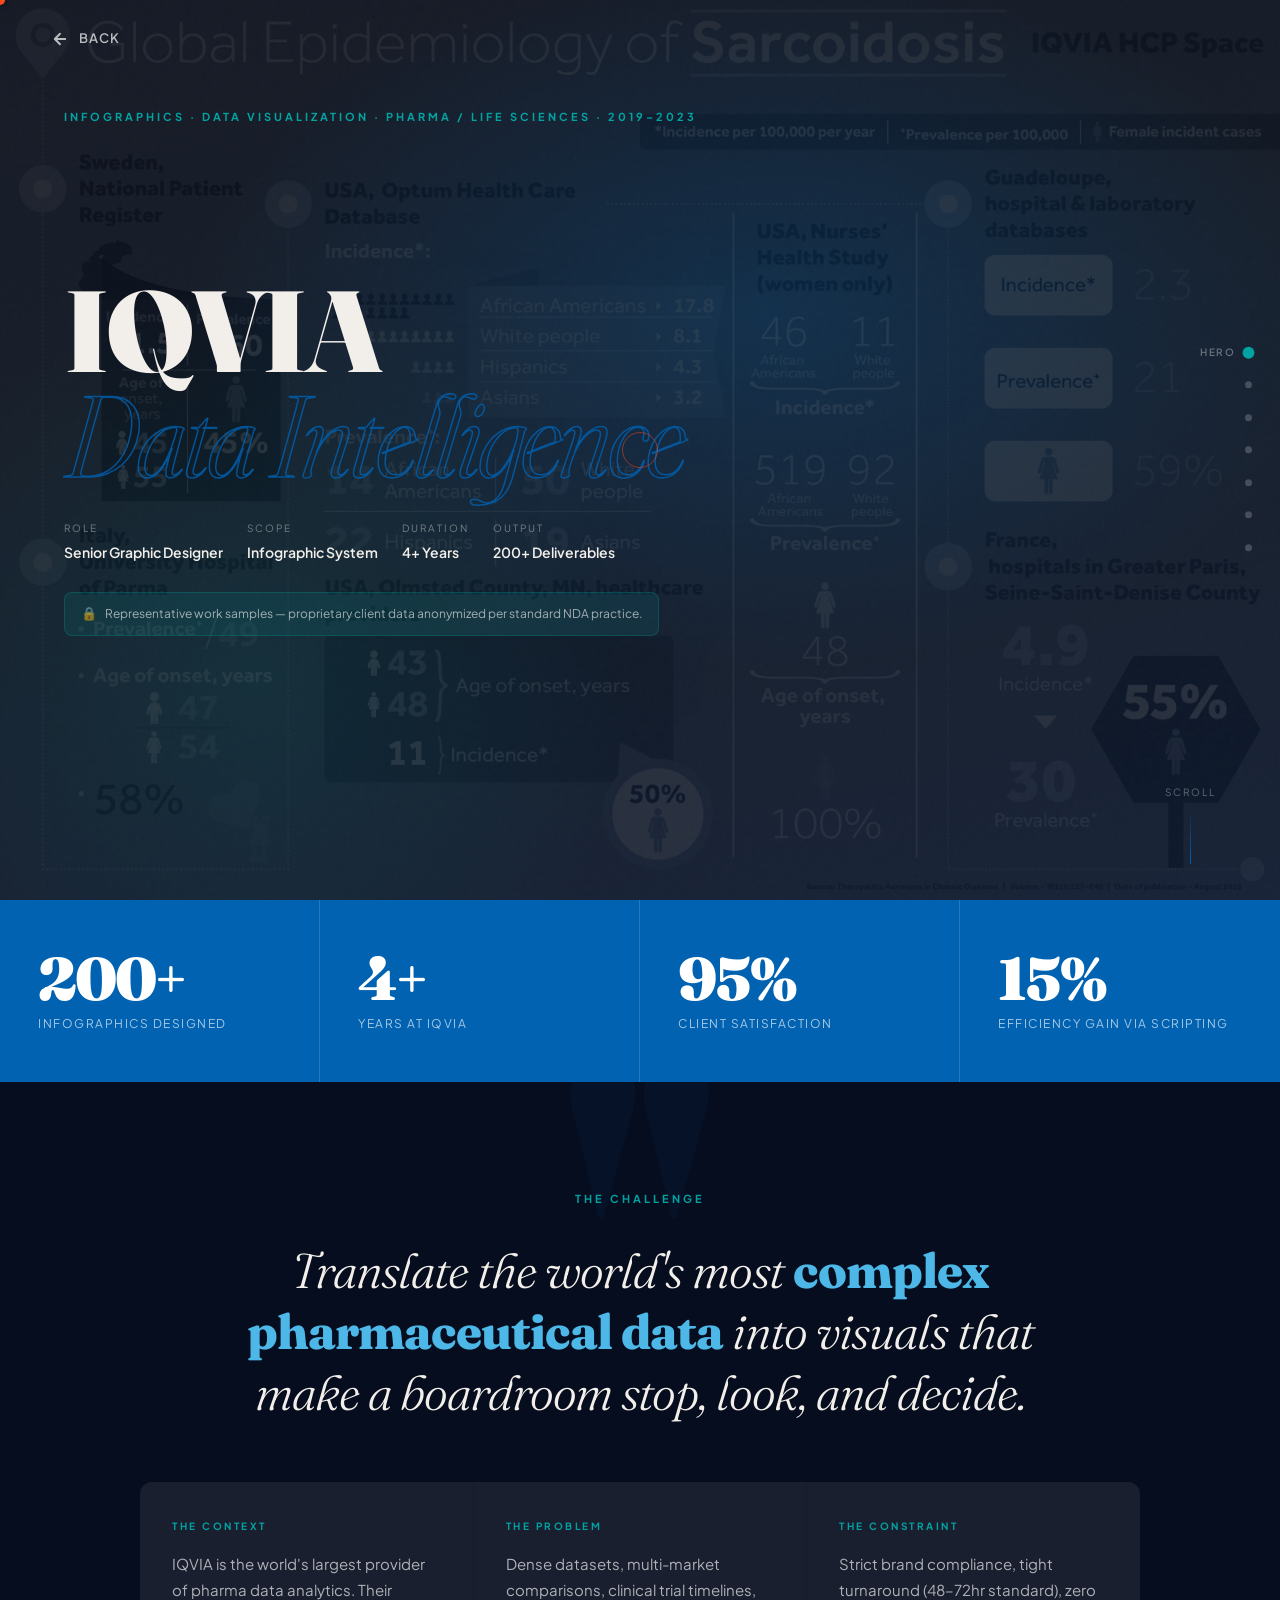
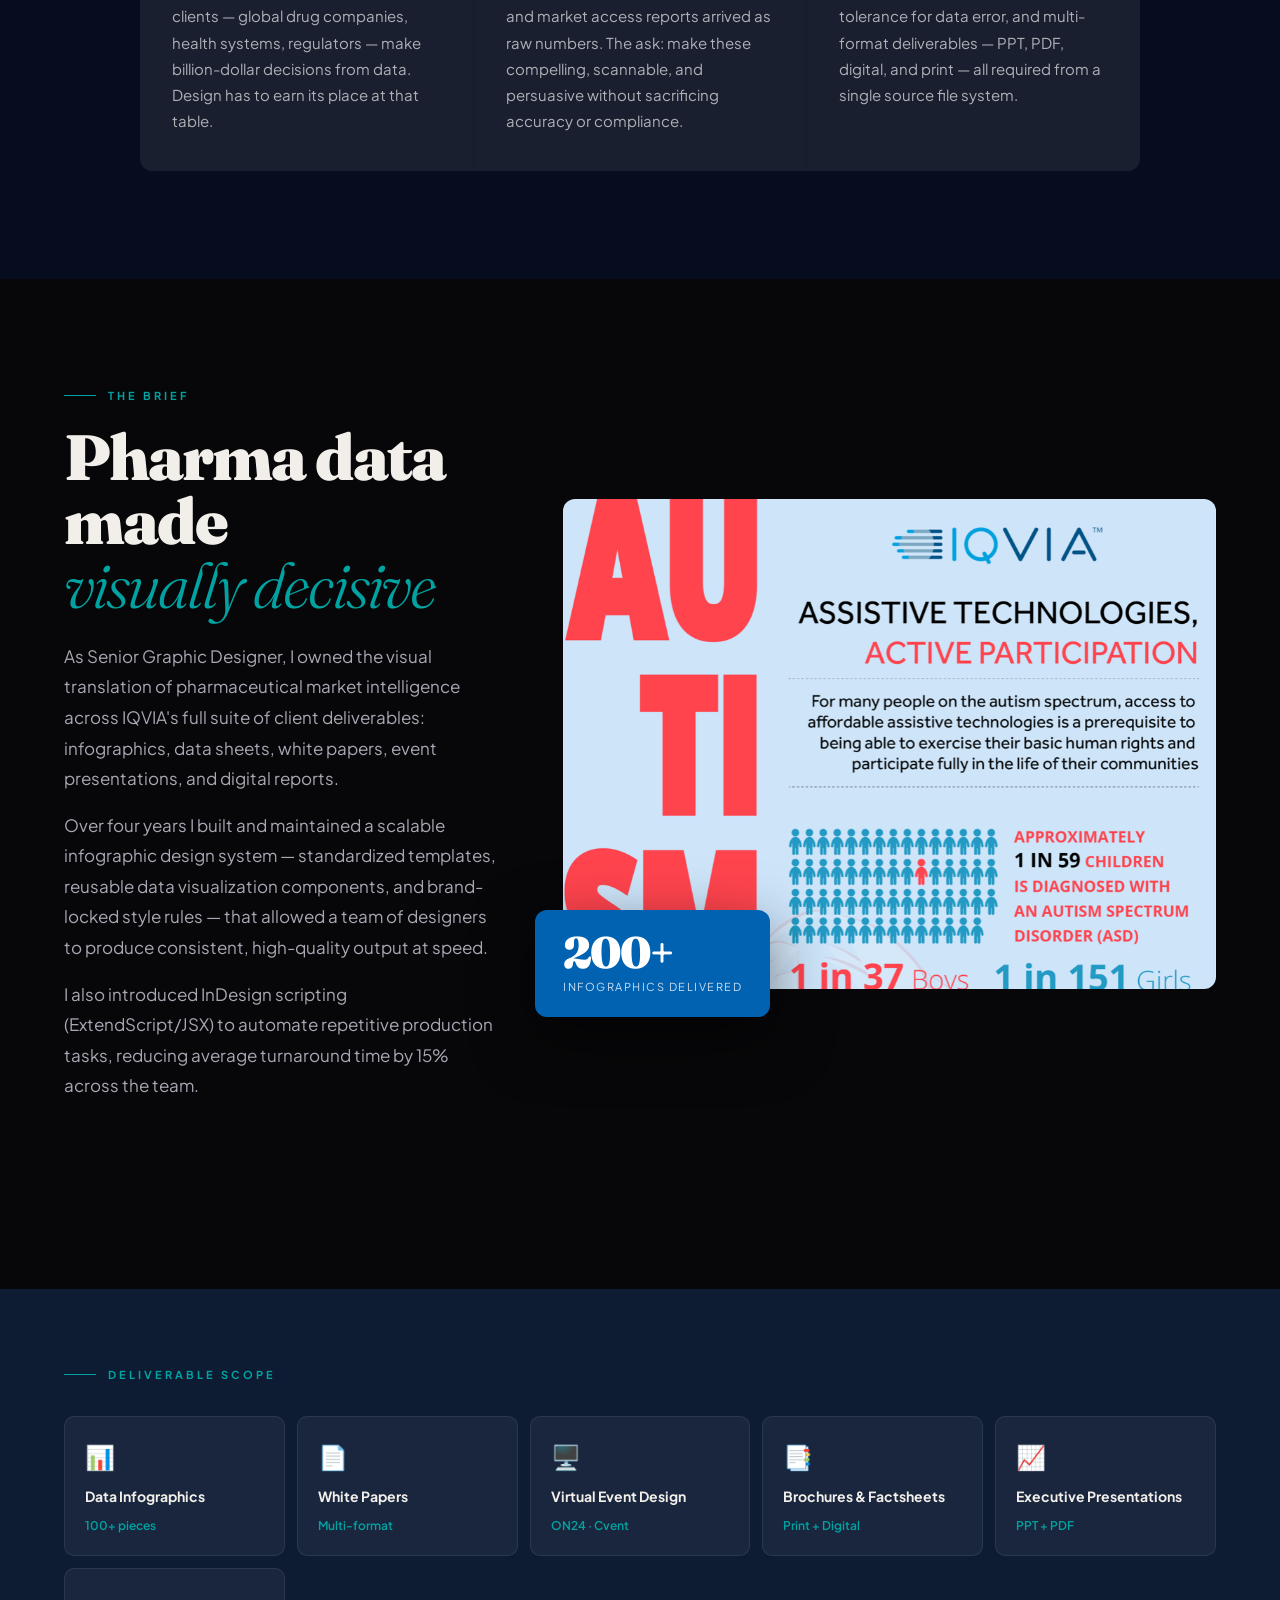
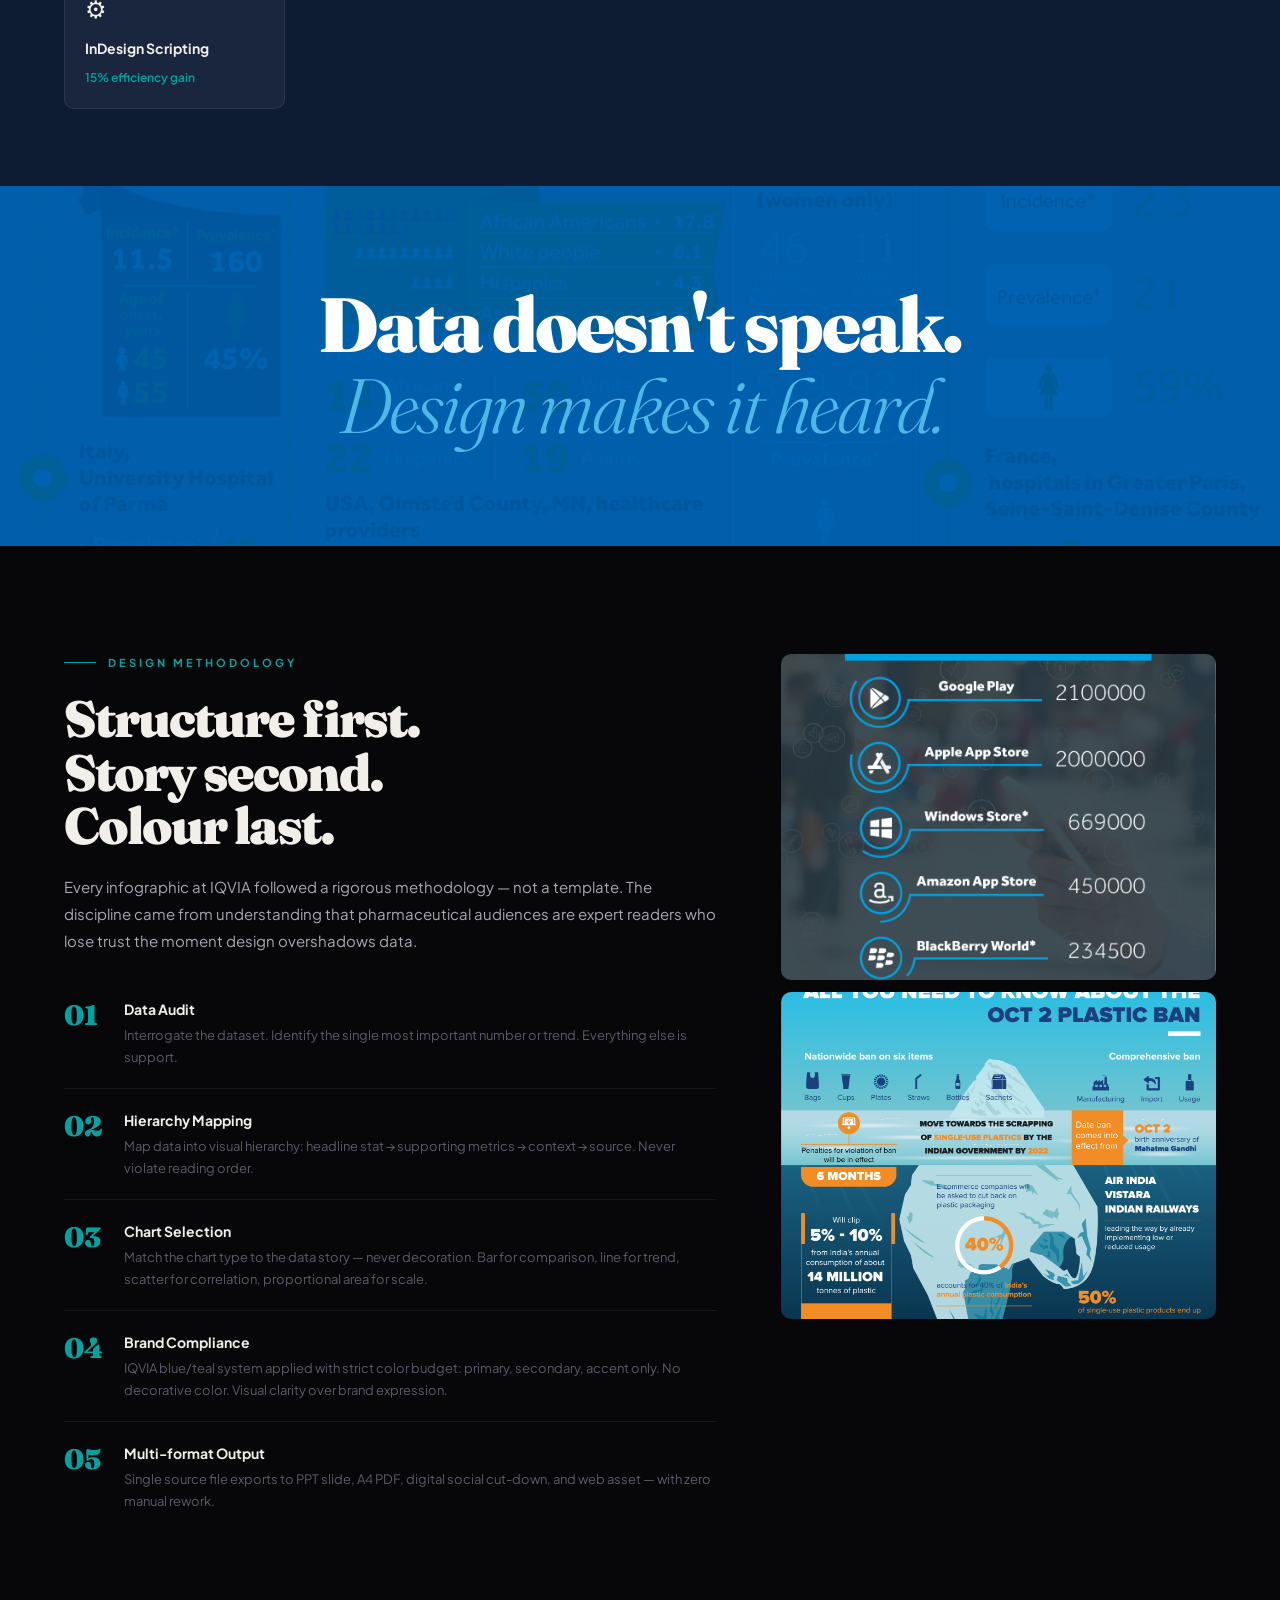
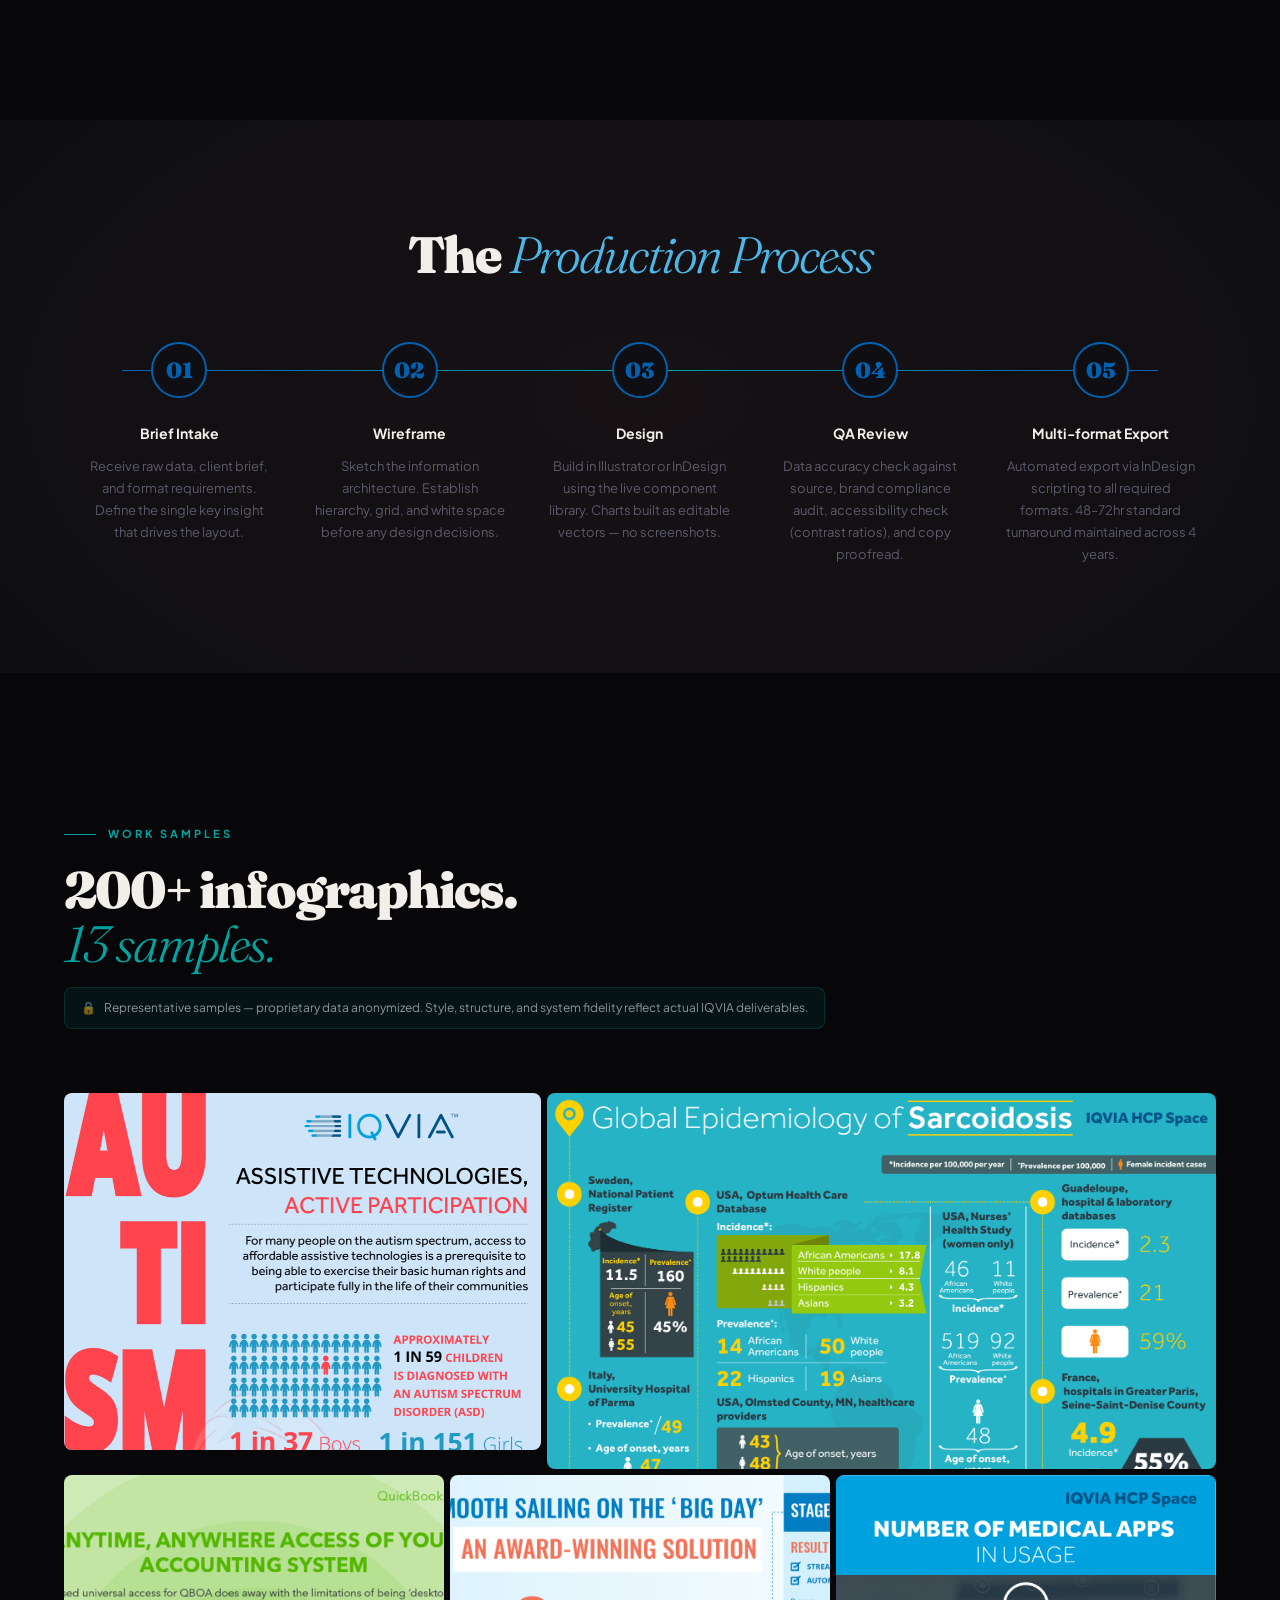
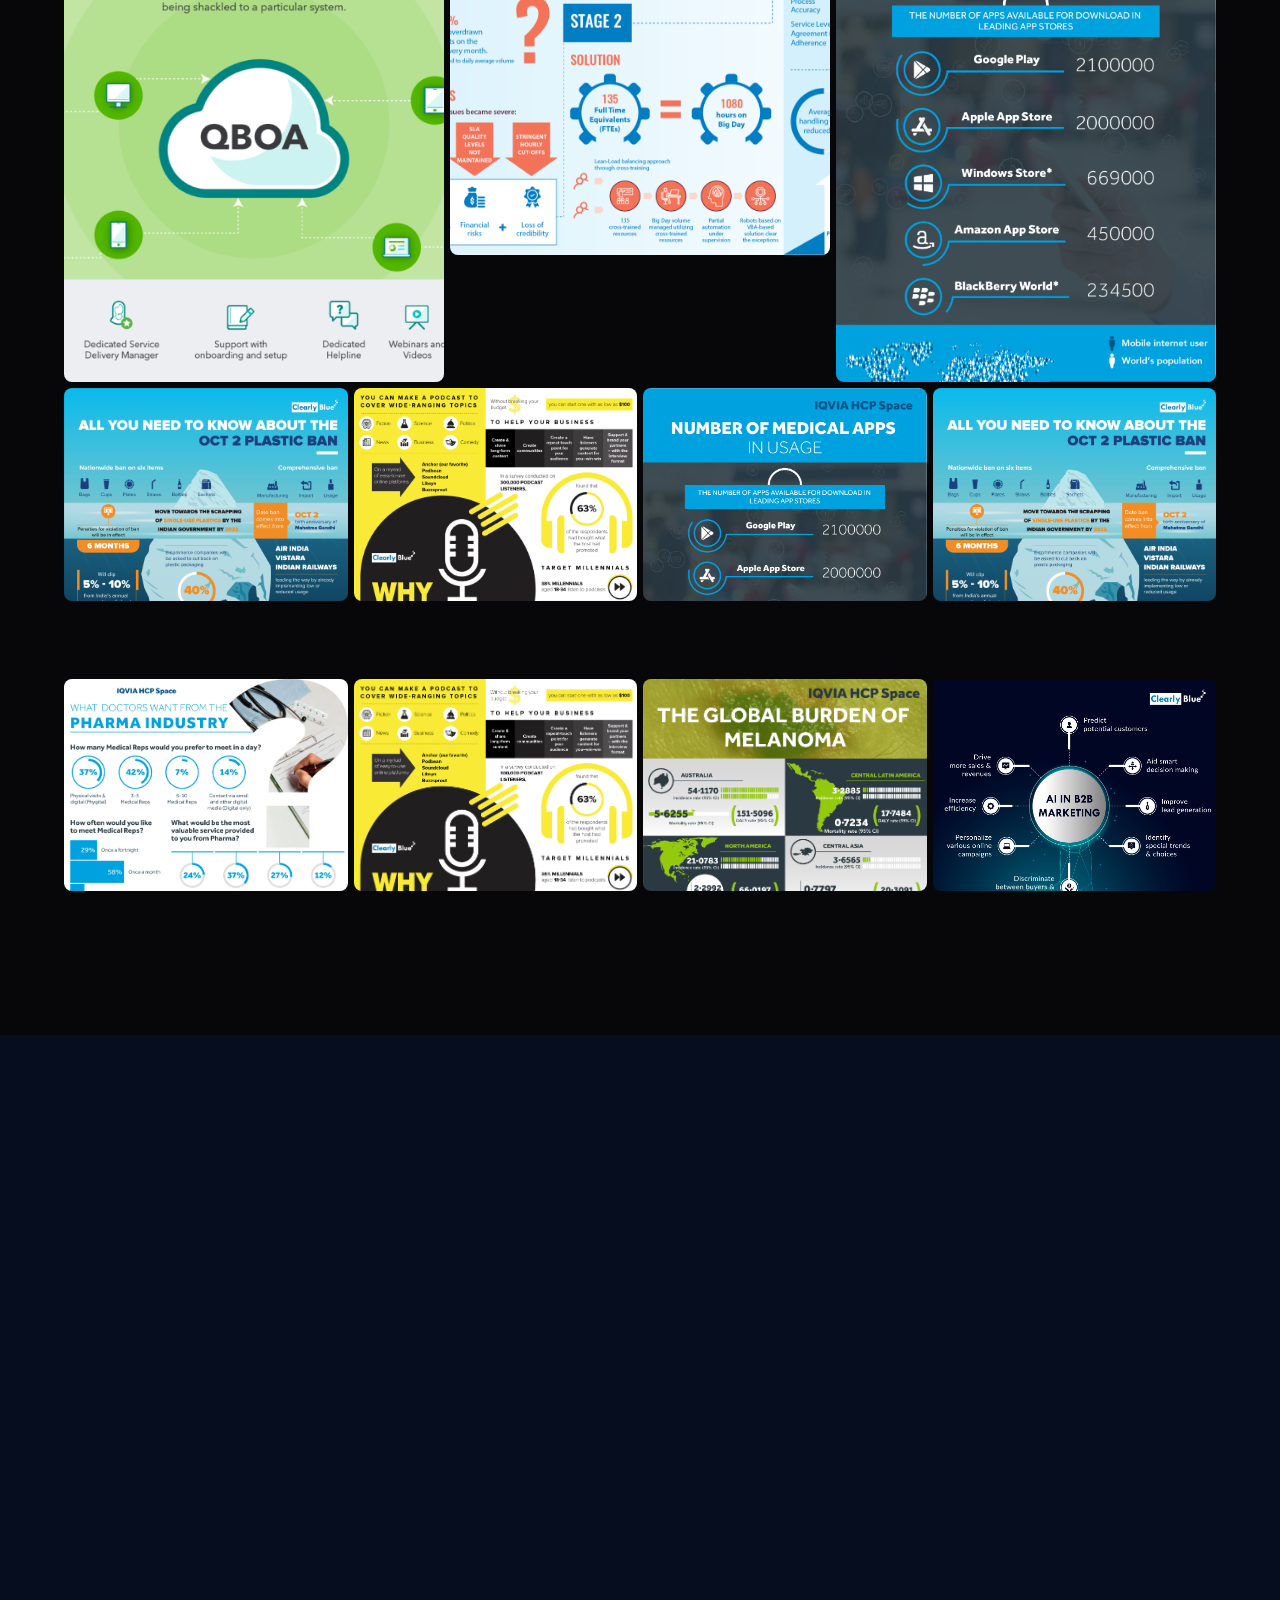
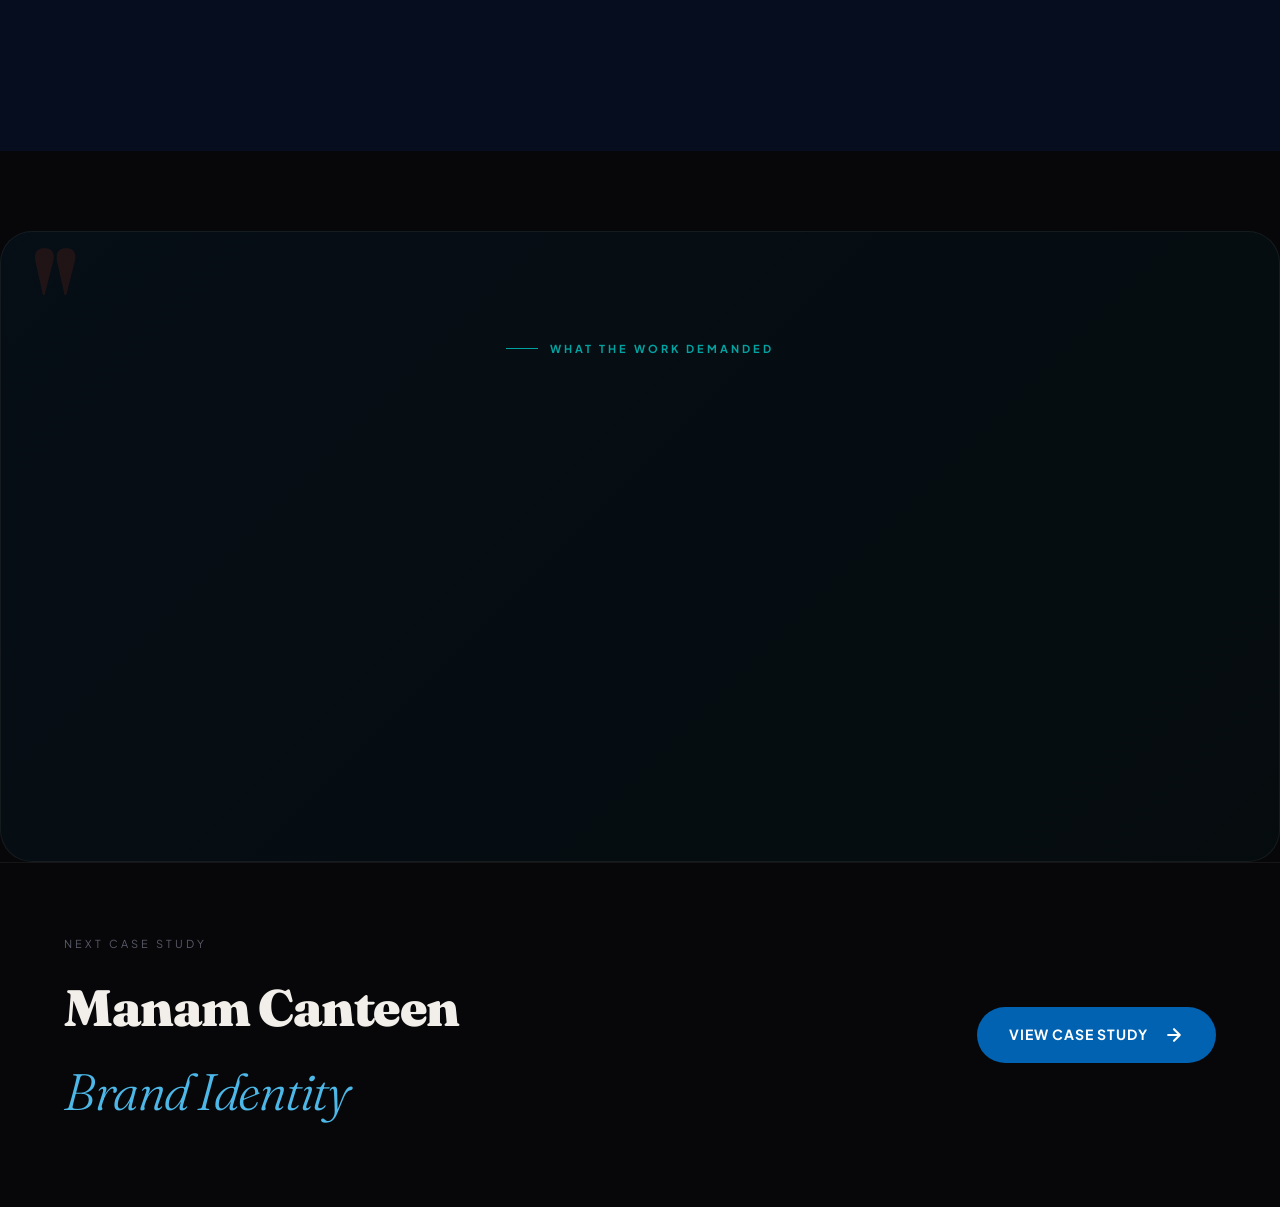
<file: case-study-iqvia.html>
<!DOCTYPE html>
<html lang="en">
<head>
  <meta charset="UTF-8">
  <meta name="viewport" content="width=device-width, initial-scale=1.0">
  <meta name="description" content="IQVIA Data Intelligence — Pharmaceutical infographic design system by Balaji Ponraj. 200+ boardroom-ready data visualizations for global healthcare clients across 4+ years.">
  <meta name="keywords" content="IQVIA, Pharmaceutical Design, Infographic Design, Data Visualization, Healthcare Marketing, Balaji Ponraj, Senior Graphic Designer, Life Sciences Design, Pharma Infographics">
  <title>IQVIA Data Intelligence — Infographic Design Case Study | Balaji Ponraj</title>
  <link rel="icon" type="image/svg+xml" href="data:image/svg+xml,<svg xmlns='http://www.w3.org/2000/svg' viewBox='0 0 32 32'><rect width='32' height='32' rx='6' fill='%23101010'/><text x='50%25' y='50%25' dominant-baseline='central' text-anchor='middle' font-family='Georgia,serif' font-weight='700' font-size='14' fill='%23e8c37a'>BP</text></svg>">
  <link rel="preconnect" href="https://fonts.googleapis.com">
  <link rel="preconnect" href="https://fonts.gstatic.com" crossorigin>
  <link href="https://fonts.googleapis.com/css2?family=Fraunces:ital,opsz,wght@0,9..144,300;0,9..144,400;0,9..144,500;0,9..144,700;0,9..144,800;0,9..144,900;1,9..144,300;1,9..144,400;1,9..144,700&family=Plus+Jakarta+Sans:ital,wght@0,300;0,400;0,500;0,600;0,700;0,800;1,400&display=swap" rel="stylesheet">
  <link rel="stylesheet" href="assets/css/style.css">
  <style>
    /* ── IQVIA brand tokens ── */
    :root {
      --iq-blue:   #0062B1;
      --iq-teal:   #00A3A1;
      --iq-sky:    #4DB8E8;
      --iq-dark:   #060D1F;
      --iq-slate:  #0D1B33;
      --iq-light:  #EEF4FB;
    }

    *, *::before, *::after { box-sizing: border-box; margin: 0; padding: 0; }
    html { scroll-behavior: smooth; }
    body { background: var(--bg); color: var(--ink); font-family: var(--font-b); overflow-x: hidden; }
    img { display: block; max-width: 100%; height: auto; }
    a { color: inherit; text-decoration: none; }

    /* ── Progress bar ── */
    #cs-progress {
      position: fixed; top: 0; left: 0; width: 0%; height: 3px;
      background: linear-gradient(90deg, var(--iq-blue), var(--iq-teal));
      z-index: 9999; transition: width 0.1s linear;
    }

    /* ── Fixed dot navigation ── */
    .dot-nav {
      position: fixed; right: 28px; top: 50%; transform: translateY(-50%);
      z-index: 500; display: flex; flex-direction: column; gap: 16px; list-style: none;
    }
    .dot-nav li a {
      display: flex; align-items: center; justify-content: flex-end; gap: 10px; cursor: pointer;
    }
    .dot-nav li a::before {
      content: attr(data-label);
      font-size: 10px; letter-spacing: 1.5px; text-transform: uppercase;
      color: rgba(255,255,255,0.35); opacity: 0;
      transition: opacity 0.3s, transform 0.3s; transform: translateX(4px);
      font-family: var(--font-b); font-weight: 600; white-space: nowrap;
    }
    .dot-nav li a:hover::before,
    .dot-nav li.active a::before { opacity: 1; transform: translateX(0); }
    .dot-nav li a .dot {
      width: 7px; height: 7px; border-radius: 50%;
      background: rgba(255,255,255,0.2);
      transition: background 0.3s, transform 0.3s;
    }
    .dot-nav li.active a .dot { background: var(--iq-teal); transform: scale(1.7); }
    .dot-nav li a:hover .dot { background: var(--iq-sky); }
    @media (max-width: 900px) { .dot-nav { display: none; } }

    /* ── Back nav ── */
    .cs-back {
      position: fixed; top: 28px; left: clamp(20px, 4vw, 60px);
      z-index: 600; display: flex; align-items: center; gap: 10px;
      font-size: 13px; font-weight: 600; letter-spacing: 1px; text-transform: uppercase;
      color: rgba(255,255,255,0.7); transition: color 0.3s;
    }
    .cs-back svg { transition: transform 0.3s; }
    .cs-back:hover { color: #fff; }
    .cs-back:hover svg { transform: translateX(-4px); }

    /* ── HERO ── */
    .cs-hero {
      position: relative; height: 100svh; min-height: 600px;
      display: flex; align-items: flex-end; overflow: hidden;
    }
    .cs-hero-bg {
      position: absolute; inset: 0;
      background:
        radial-gradient(ellipse 70% 60% at 60% 35%, rgba(0,98,177,0.45), transparent 65%),
        radial-gradient(ellipse 50% 70% at 20% 75%, rgba(0,163,161,0.2), transparent 60%),
        linear-gradient(170deg, #060D1F 0%, #0A1628 40%, #0D2040 100%);
    }
    .cs-hero-bg img {
      width: 100%; height: 100%; object-fit: cover; opacity: 0.2;
      mix-blend-mode: luminosity;
    }
    .cs-hero-bg::after {
      content: ''; position: absolute; inset: 0;
      background-image: url("data:image/svg+xml,%3Csvg viewBox='0 0 200 200' xmlns='http://www.w3.org/2000/svg'%3E%3Cfilter id='n'%3E%3CfeTurbulence type='fractalNoise' baseFrequency='0.65' numOctaves='3' stitchTiles='stitch'/%3E%3C/filter%3E%3Crect width='100%25' height='100%25' filter='url(%23n)' opacity='0.04'/%3E%3C/svg%3E");
      opacity: 0.5; pointer-events: none;
    }
    /* PRIMARY OPTICAL AREA — top-left */
    .cs-hero-tag {
      position: absolute;
      top: calc(28px + 56px + 24px);
      left: clamp(24px, 5vw, 80px);
      font-size: 11px; font-weight: 700; letter-spacing: 3px; text-transform: uppercase;
      color: var(--iq-teal); opacity: 0;
      animation: fadeSlideDown 0.8s 0.3s forwards;
    }
    .cs-hero-content {
      position: relative; z-index: 2;
      padding: clamp(48px, 8vh, 100px) clamp(24px, 5vw, 80px);
      max-width: 900px;
    }
    .cs-hero-title {
      font-family: var(--font-d); font-size: clamp(52px, 9vw, 120px);
      font-weight: 900; line-height: 0.92; letter-spacing: -3px;
      font-optical-sizing: auto; opacity: 0;
      animation: fadeSlideUp 0.9s 0.5s forwards;
    }
    .cs-hero-title em {
      font-style: italic; font-weight: 300; display: block;
      color: transparent; -webkit-text-stroke: 1.5px rgba(0,98,177,0.8);
    }
    .cs-hero-meta {
      display: flex; flex-wrap: wrap; gap: 24px; margin-top: 32px;
      opacity: 0; animation: fadeSlideUp 0.9s 0.8s forwards;
    }
    .cs-hero-meta-item { display: flex; flex-direction: column; gap: 4px; }
    .cs-hero-meta-label { font-size: 10px; letter-spacing: 2px; text-transform: uppercase; color: rgba(255,255,255,0.4); }
    .cs-hero-meta-val { font-size: 14px; font-weight: 600; color: var(--ink); }
    /* NDA disclaimer in hero */
    .cs-hero-nda {
      display: inline-flex; align-items: center; gap: 8px;
      margin-top: 28px; padding: 10px 16px;
      background: rgba(0,163,161,0.12); border: 1px solid rgba(0,163,161,0.25);
      border-radius: 8px; font-size: 12px; color: rgba(255,255,255,0.6);
      opacity: 0; animation: fadeSlideUp 0.9s 1s forwards;
    }
    .cs-hero-nda::before { content: '🔒'; font-size: 13px; }
    /* TERMINAL AREA */
    .cs-hero-scroll {
      position: absolute; bottom: 36px; right: clamp(24px, 5vw, 80px);
      display: flex; flex-direction: column; align-items: center; gap: 8px;
      font-size: 10px; letter-spacing: 2px; text-transform: uppercase;
      color: rgba(255,255,255,0.35); z-index: 2;
      animation: fadeIn 1s 1.2s both;
    }
    .cs-hero-scroll-line {
      width: 1px; height: 56px;
      background: linear-gradient(to bottom, transparent, var(--iq-blue));
      animation: scrollPulse 2s infinite;
    }
    @keyframes scrollPulse { 0%,100% { opacity:0.4; } 50% { opacity:1; } }
    @keyframes fadeSlideUp { from { opacity:0; transform:translateY(24px); } to { opacity:1; transform:translateY(0); } }
    @keyframes fadeSlideDown { from { opacity:0; transform:translateY(-12px); } to { opacity:1; transform:translateY(0); } }
    @keyframes fadeIn { from { opacity:0; } to { opacity:1; } }

    /* ── STATS BAND ── */
    .cs-stats-band {
      background: var(--iq-blue);
      display: grid; grid-template-columns: repeat(4, 1fr);
    }
    .cs-stat-cell {
      padding: clamp(28px, 4vw, 48px) clamp(24px, 3vw, 40px);
      border-right: 1px solid rgba(255,255,255,0.15);
    }
    .cs-stat-cell:last-child { border-right: none; }
    .cs-stat-num {
      font-family: var(--font-d); font-size: clamp(36px, 5vw, 60px);
      font-weight: 900; line-height: 1; letter-spacing: -2px; font-optical-sizing: auto; color: #fff;
    }
    .cs-stat-label { font-size: 12px; letter-spacing: 1.5px; text-transform: uppercase; color: rgba(255,255,255,0.65); margin-top: 6px; }
    @media (max-width: 700px) {
      .cs-stats-band { grid-template-columns: 1fr 1fr; }
      .cs-stat-cell:nth-child(2n) { border-right: none; }
      .cs-stat-cell:nth-child(1), .cs-stat-cell:nth-child(2) { border-bottom: 1px solid rgba(255,255,255,0.15); }
    }

    /* ── Reveal animations ── */
    .reveal { opacity: 0; transform: translateY(32px); transition: opacity 0.7s var(--ease), transform 0.7s var(--ease); }
    .reveal.visible { opacity: 1; transform: translateY(0); }
    .reveal-left { opacity: 0; transform: translateX(-40px); transition: opacity 0.7s var(--ease), transform 0.7s var(--ease); }
    .reveal-left.visible { opacity: 1; transform: translateX(0); }
    .reveal-right { opacity: 0; transform: translateX(40px); transition: opacity 0.7s var(--ease), transform 0.7s var(--ease); }
    .reveal-right.visible { opacity: 1; transform: translateX(0); }
    .stagger-1 { transition-delay: 0.1s; }
    .stagger-2 { transition-delay: 0.2s; }
    .stagger-3 { transition-delay: 0.3s; }
    .stagger-4 { transition-delay: 0.4s; }

    .cs-section { padding: clamp(80px, 12vh, 140px) clamp(24px, 5vw, 80px); }
    .cs-section-inner { max-width: 1280px; margin: 0 auto; }

    .cs-eyebrow {
      font-size: 11px; letter-spacing: 3px; text-transform: uppercase;
      color: var(--iq-teal); font-weight: 700; margin-bottom: 20px;
      display: flex; align-items: center; gap: 12px;
    }
    .cs-eyebrow::before { content: ''; display: block; width: 32px; height: 1px; background: var(--iq-teal); }

    /* ── CHALLENGE ── */
    .cs-challenge {
      background: var(--iq-dark);
      padding: clamp(80px, 12vh, 140px) clamp(24px, 5vw, 80px);
      text-align: center; position: relative; overflow: hidden;
    }
    .cs-challenge::before {
      content: '"'; position: absolute; top: -0.1em; left: 50%;
      transform: translateX(-50%);
      font-family: var(--font-d); font-size: clamp(200px, 30vw, 400px);
      font-weight: 900; font-optical-sizing: auto;
      color: rgba(0,98,177,0.06); line-height: 1; pointer-events: none; user-select: none;
    }
    .cs-challenge-eyebrow {
      font-size: 11px; letter-spacing: 3px; text-transform: uppercase;
      color: var(--iq-teal); font-weight: 700; margin-bottom: 32px;
    }
    .cs-pull-quote {
      font-family: var(--font-d); font-size: clamp(26px, 3.8vw, 52px);
      font-weight: 300; font-style: italic; font-optical-sizing: auto;
      line-height: 1.25; letter-spacing: -1px;
      color: var(--ink); max-width: 820px; margin: 0 auto 60px;
    }
    .cs-pull-quote strong { font-style: normal; font-weight: 800; color: var(--iq-sky); }
    .cs-challenge-grid {
      display: grid; grid-template-columns: repeat(3, 1fr); gap: 1px;
      max-width: 1000px; margin: 0 auto;
      background: rgba(255,255,255,0.06); border-radius: 12px; overflow: hidden;
    }
    .cs-chal-col { background: rgba(255,255,255,0.02); padding: 36px 32px; text-align: left; }
    .cs-chal-col-label {
      font-size: 10px; letter-spacing: 2.5px; text-transform: uppercase;
      color: var(--iq-teal); font-weight: 700; margin-bottom: 16px;
    }
    .cs-chal-col p { font-size: 15px; color: rgba(255,255,255,0.65); line-height: 1.75; }
    @media (max-width: 700px) { .cs-challenge-grid { grid-template-columns: 1fr; } }

    /* ── BRIEF — 40/60 asymmetric ── */
    .cs-brief-grid {
      display: grid; grid-template-columns: 40fr 60fr; gap: clamp(40px, 5vw, 80px);
      align-items: center;
    }
    @media (max-width: 900px) { .cs-brief-grid { grid-template-columns: 1fr; } }
    .cs-brief-h2 {
      font-family: var(--font-d); font-size: clamp(36px, 5vw, 68px);
      font-weight: 900; line-height: 1.0; letter-spacing: -2px; font-optical-sizing: auto;
    }
    .cs-brief-h2 em { font-style: italic; font-weight: 300; color: var(--iq-teal); }
    .cs-brief-body { font-size: clamp(15px, 1.5vw, 17px); color: var(--ink-2); line-height: 1.8; margin-top: 24px; }
    .cs-brief-image-wrap { position: relative; }
    .cs-brief-image-wrap img { width: 100%; border-radius: 12px; aspect-ratio: 4/3; object-fit: cover; object-position: top; }
    .cs-float-card {
      position: absolute; bottom: -28px; left: -28px;
      background: var(--iq-blue); color: #fff;
      padding: 20px 28px; border-radius: 12px;
      box-shadow: 0 20px 60px rgba(0,0,0,0.5);
    }
    .cs-float-card-num {
      font-family: var(--font-d); font-size: 44px; font-weight: 900;
      line-height: 1; letter-spacing: -2px; font-optical-sizing: auto;
    }
    .cs-float-card-label { font-size: 11px; letter-spacing: 1.5px; text-transform: uppercase; opacity: 0.8; margin-top: 4px; }
    @media (max-width: 900px) { .cs-float-card { position: static; margin-top: 16px; display: inline-block; } }

    /* ── SCOPE BAND — deliverables at a glance ── */
    .cs-scope-band { background: var(--iq-slate); padding: clamp(48px, 6vw, 80px) clamp(24px, 5vw, 80px); }
    .cs-scope-inner { max-width: 1280px; margin: 0 auto; }
    .cs-scope-label {
      font-size: 11px; letter-spacing: 3px; text-transform: uppercase;
      color: var(--iq-teal); font-weight: 700; margin-bottom: 32px;
      display: flex; align-items: center; gap: 12px;
    }
    .cs-scope-label::before { content: ''; display: block; width: 32px; height: 1px; background: var(--iq-teal); }
    .cs-scope-grid { display: grid; grid-template-columns: repeat(auto-fill, minmax(200px, 1fr)); gap: 12px; }
    .cs-scope-item {
      background: rgba(255,255,255,0.05); border: 1px solid rgba(255,255,255,0.08);
      border-radius: 10px; padding: 20px 20px;
      display: flex; flex-direction: column; gap: 8px;
      transition: border-color 0.25s, background 0.25s;
    }
    .cs-scope-item:hover { background: rgba(0,98,177,0.12); border-color: rgba(0,98,177,0.3); }
    .cs-scope-icon { font-size: 24px; }
    .cs-scope-name { font-size: 14px; font-weight: 700; color: var(--ink); }
    .cs-scope-count { font-size: 12px; color: var(--iq-teal); font-weight: 600; }

    /* ── PATTERN INTERRUPT ── */
    .cs-break {
      min-height: 40vh; display: flex; align-items: center; justify-content: center;
      position: relative; overflow: hidden; text-align: center;
      background: var(--iq-blue);
    }
    .cs-break img {
      position: absolute; inset: 0; width: 100%; height: 100%; object-fit: cover;
      opacity: 0.15; mix-blend-mode: multiply;
    }
    .cs-break-text {
      position: relative; z-index: 2;
      font-family: var(--font-d); font-size: clamp(32px, 6vw, 80px);
      font-weight: 900; font-optical-sizing: auto; letter-spacing: -2px;
      color: #fff; line-height: 1.05; padding: clamp(40px, 6vw, 80px);
    }
    .cs-break-text em { font-style: italic; font-weight: 300; display: block; color: var(--iq-sky); }

    /* ── METHODOLOGY — 60/40 split ── */
    .cs-visual-grid {
      display: grid; grid-template-columns: 60fr 40fr; gap: clamp(40px, 5vw, 80px);
      align-items: start;
    }
    @media (max-width: 900px) { .cs-visual-grid { grid-template-columns: 1fr; } }
    .cs-visual-h2 {
      font-family: var(--font-d); font-size: clamp(32px, 4vw, 56px);
      font-weight: 900; line-height: 1.05; letter-spacing: -2px; font-optical-sizing: auto;
      margin-bottom: 20px;
    }
    .cs-visual-body { font-size: 15px; color: var(--ink-2); line-height: 1.8; margin-bottom: 24px; }

    /* Methodology steps */
    .cs-method-steps { display: flex; flex-direction: column; gap: 0; }
    .cs-method-step {
      display: flex; gap: 20px; padding: 20px 0;
      border-bottom: 1px solid var(--border);
      transition: background 0.2s;
    }
    .cs-method-step:last-child { border-bottom: none; }
    .cs-method-num {
      font-family: var(--font-d); font-size: 28px; font-weight: 900;
      font-optical-sizing: auto; color: var(--iq-teal); line-height: 1;
      flex-shrink: 0; width: 40px; padding-top: 3px;
    }
    .cs-method-title { font-size: 14px; font-weight: 700; color: var(--ink); margin-bottom: 4px; }
    .cs-method-desc { font-size: 13px; color: var(--ink-3); line-height: 1.65; }

    /* Right column images */
    .cs-visual-images { display: flex; flex-direction: column; gap: 12px; }
    .cs-visual-images img { width: 100%; border-radius: 10px; object-fit: cover; }
    .cs-visual-images img:first-child { aspect-ratio: 4/3; }
    .cs-visual-images img:last-child { aspect-ratio: 4/3; }

    /* ── PROCESS RAIL ── */
    .cs-process { background: var(--bg-2); }
    .cs-process-h2 {
      font-family: var(--font-d); font-size: clamp(32px, 4vw, 56px);
      font-weight: 900; line-height: 1.05; letter-spacing: -2px;
      font-optical-sizing: auto; margin-bottom: 60px; text-align: center;
    }
    .cs-process-h2 em { font-style: italic; font-weight: 300; color: var(--iq-sky); }
    .cs-process-rail {
      display: grid; grid-template-columns: repeat(5, 1fr);
      gap: 0; position: relative;
    }
    .cs-process-rail::before {
      content: ''; position: absolute; top: 28px; left: 5%; right: 5%;
      height: 1px; background: linear-gradient(90deg, var(--iq-blue), var(--iq-teal), var(--iq-blue));
      z-index: 0;
    }
    .cs-process-step { position: relative; z-index: 1; padding: 0 20px; text-align: center; }
    .cs-process-num-wrap {
      width: 56px; height: 56px; border-radius: 50%; margin: 0 auto 24px;
      background: var(--bg-2); border: 2px solid var(--iq-blue);
      display: flex; align-items: center; justify-content: center;
      font-family: var(--font-d); font-size: 22px; font-weight: 900;
      font-optical-sizing: auto; color: var(--iq-blue);
      transition: background 0.3s, color 0.3s;
    }
    .cs-process-step:hover .cs-process-num-wrap { background: var(--iq-blue); color: #fff; }
    .cs-process-title { font-size: 14px; font-weight: 700; margin-bottom: 10px; color: var(--ink); }
    .cs-process-desc { font-size: 13px; color: var(--ink-3); line-height: 1.7; }
    @media (max-width: 900px) {
      .cs-process-rail { grid-template-columns: 1fr 1fr; gap: 32px; }
      .cs-process-rail::before { display: none; }
    }
    @media (max-width: 600px) { .cs-process-rail { grid-template-columns: 1fr; } }

    /* ── GALLERY — staggered 12-col diagonal ── */
    .cs-gallery-header {
      padding: clamp(60px, 8vh, 100px) clamp(24px, 5vw, 80px) 24px;
      max-width: 1280px; margin: 0 auto;
    }
    .cs-gallery-h2 {
      font-family: var(--font-d); font-size: clamp(32px, 4vw, 56px);
      font-weight: 900; line-height: 1.05; letter-spacing: -2px; font-optical-sizing: auto;
    }
    .cs-gallery-h2 em { font-style: italic; font-weight: 300; color: var(--iq-teal); }
    /* NDA notice */
    .cs-gallery-nda {
      display: inline-flex; align-items: center; gap: 8px; margin-top: 16px; margin-bottom: 40px;
      padding: 10px 16px; background: rgba(0,163,161,0.08); border: 1px solid rgba(0,163,161,0.2);
      border-radius: 8px; font-size: 12px; color: rgba(255,255,255,0.55);
    }
    .cs-gallery-nda::before { content: '🔒'; }
    .cs-gallery-grid {
      display: grid; grid-template-columns: repeat(12, 1fr);
      grid-template-rows: auto auto; gap: 6px;
      padding: 0 clamp(24px, 5vw, 80px);
    }
    .cs-gitem { overflow: hidden; border-radius: 8px; background: var(--bg-card); }
    .cs-gitem img { width: 100%; height: 100%; object-fit: cover; object-position: top; transition: transform 0.6s var(--ease); }
    .cs-gitem:hover img { transform: scale(1.03); }
    .cs-g1 { grid-column: 1 / 6; grid-row: 1; aspect-ratio: 4/3; }
    .cs-g2 { grid-column: 6 / 13; grid-row: 1; aspect-ratio: 16/9; }
    .cs-g3 { grid-column: 1 / 5; grid-row: 2; aspect-ratio: 3/4; }
    .cs-g4 { grid-column: 5 / 9; grid-row: 2; aspect-ratio: 1/1; }
    .cs-g5 { grid-column: 9 / 13; grid-row: 2; aspect-ratio: 3/4; }
    @media (max-width: 900px) {
      .cs-gallery-grid { grid-template-columns: 1fr 1fr; grid-template-rows: auto; }
      .cs-g1, .cs-g2, .cs-g3, .cs-g4, .cs-g5 { grid-column: auto; grid-row: auto; aspect-ratio: 4/3; }
    }
    @media (max-width: 600px) { .cs-gallery-grid { grid-template-columns: 1fr; } }
    .cs-gallery-row2 {
      display: grid; grid-template-columns: 1fr 1fr 1fr 1fr; gap: 6px;
      padding: 6px clamp(24px, 5vw, 80px) 0;
      margin-bottom: clamp(60px, 8vh, 100px);
    }
    .cs-gallery-row2 .cs-gitem { aspect-ratio: 4/3; }
    @media (max-width: 700px) { .cs-gallery-row2 { grid-template-columns: 1fr 1fr; } }

    /* ── RESULTS ── */
    .cs-results { background: var(--iq-dark); }
    .cs-results-h2 {
      font-family: var(--font-d); font-size: clamp(32px, 4vw, 56px);
      font-weight: 900; line-height: 1.05; letter-spacing: -2px;
      font-optical-sizing: auto; text-align: center; margin-bottom: 60px;
    }
    .cs-results-h2 em { font-style: italic; font-weight: 300; color: var(--iq-sky); }
    .cs-results-grid { display: grid; grid-template-columns: repeat(3, 1fr); gap: 2px; border-radius: 16px; overflow: hidden; }
    .cs-result-card {
      background: rgba(255,255,255,0.03); padding: clamp(32px, 4vw, 56px) clamp(24px, 3vw, 40px);
      position: relative; overflow: hidden; transition: background 0.3s;
    }
    .cs-result-card::before {
      content: ''; position: absolute; top: 0; left: 0; right: 0; height: 3px;
      background: linear-gradient(90deg, var(--iq-blue), var(--iq-teal));
      transform: scaleX(0); transform-origin: left; transition: transform 0.5s var(--ease);
    }
    .cs-result-card:hover { background: rgba(255,255,255,0.06); }
    .cs-result-card:hover::before { transform: scaleX(1); }
    .cs-result-num {
      font-family: var(--font-d); font-size: clamp(52px, 7vw, 88px);
      font-weight: 900; line-height: 1; letter-spacing: -3px; font-optical-sizing: auto;
      background: linear-gradient(135deg, var(--iq-blue), var(--iq-teal));
      -webkit-background-clip: text; -webkit-text-fill-color: transparent; background-clip: text;
    }
    .cs-result-label { font-size: 16px; font-weight: 700; color: var(--ink); margin: 12px 0 8px; }
    .cs-result-desc { font-size: 14px; color: var(--ink-3); line-height: 1.7; }
    @media (max-width: 700px) { .cs-results-grid { grid-template-columns: 1fr; } }

    /* ── TESTIMONIAL ── */
    .cs-testimonial {
      background: linear-gradient(135deg, rgba(0,98,177,0.08), rgba(0,163,161,0.04));
      text-align: center;
      padding: clamp(80px, 12vh, 140px) clamp(24px, 8vw, 160px);
    }
    .cs-test-quote {
      font-family: var(--font-d); font-size: clamp(22px, 3vw, 40px);
      font-weight: 300; font-style: italic; font-optical-sizing: auto;
      line-height: 1.4; color: var(--ink); margin: 24px auto;
      max-width: 820px; position: relative;
    }
    .cs-test-quote::before {
      content: '"'; font-size: 120px; line-height: 0.8;
      font-style: normal; font-weight: 900; color: var(--iq-blue); opacity: 0.3;
      display: block; margin-bottom: -20px;
    }
    .cs-test-author { font-size: 14px; font-weight: 700; letter-spacing: 1px; text-transform: uppercase; color: var(--iq-teal); margin-top: 32px; }
    .cs-test-role { font-size: 13px; color: var(--ink-3); margin-top: 4px; }

    /* ── NEXT PROJECT ── */
    .cs-next {
      display: flex; align-items: center; justify-content: space-between;
      padding: clamp(60px, 8vh, 100px) clamp(24px, 5vw, 80px);
      border-top: 1px solid var(--border); gap: 24px; flex-wrap: wrap;
    }
    .cs-next-label { font-size: 11px; letter-spacing: 3px; text-transform: uppercase; color: var(--ink-3); margin-bottom: 12px; }
    .cs-next-title {
      font-family: var(--font-d); font-size: clamp(28px, 4vw, 52px);
      font-weight: 900; letter-spacing: -1.5px; font-optical-sizing: auto;
    }
    .cs-next-title em { font-style: italic; font-weight: 300; color: var(--iq-sky); }
    .cs-next-arrow {
      display: flex; align-items: center; gap: 16px;
      font-size: 14px; font-weight: 700; letter-spacing: 1px; text-transform: uppercase;
      color: #fff; background: var(--iq-blue); padding: 16px 32px;
      border-radius: 100px; transition: transform 0.3s, box-shadow 0.3s; white-space: nowrap;
    }
    .cs-next-arrow:hover { transform: translateX(6px); box-shadow: 0 8px 32px rgba(0,98,177,0.4); }
  </style>
</head>
<body>
<div id="cursor" aria-hidden="true"></div>
<div id="cursor-ring" aria-hidden="true"></div>

<div id="cs-progress"></div>

<a href="index.html" class="cs-back">
  <svg width="18" height="18" viewBox="0 0 24 24" fill="none" stroke="currentColor" stroke-width="2.5" stroke-linecap="round" stroke-linejoin="round"><path d="M19 12H5M5 12l7 7M5 12l7-7"/></svg>
  Back
</a>

<ul class="dot-nav" id="dotNav">
  <li class="active"><a href="#hero" data-label="Hero"><span class="dot"></span></a></li>
  <li><a href="#challenge" data-label="Challenge"><span class="dot"></span></a></li>
  <li><a href="#brief" data-label="Brief"><span class="dot"></span></a></li>
  <li><a href="#methodology" data-label="Methodology"><span class="dot"></span></a></li>
  <li><a href="#process" data-label="Process"><span class="dot"></span></a></li>
  <li><a href="#gallery" data-label="Gallery"><span class="dot"></span></a></li>
  <li><a href="#results" data-label="Results"><span class="dot"></span></a></li>
</ul>

<!-- ══════════════════════════════════════════════
     HERO — Z-pattern, Primary Optical Area top-left
     ══════════════════════════════════════════════ -->
<section class="cs-hero" id="hero">
  <div class="cs-hero-bg">
    <img src="assets/images/infographics/infographic-iqvia-sarcoidosis.png" alt="IQVIA pharmaceutical data infographic — Sarcoidosis epidemiology">
  </div>
  <span class="cs-hero-tag">Infographics · Data Visualization · Pharma / Life Sciences · 2019–2023</span>
  <div class="cs-hero-content">
    <h1 class="cs-hero-title">
      IQVIA<br>
      <em>Data Intelligence</em>
    </h1>
    <div class="cs-hero-meta">
      <div class="cs-hero-meta-item">
        <span class="cs-hero-meta-label">Role</span>
        <span class="cs-hero-meta-val">Senior Graphic Designer</span>
      </div>
      <div class="cs-hero-meta-item">
        <span class="cs-hero-meta-label">Scope</span>
        <span class="cs-hero-meta-val">Infographic System</span>
      </div>
      <div class="cs-hero-meta-item">
        <span class="cs-hero-meta-label">Duration</span>
        <span class="cs-hero-meta-val">4+ Years</span>
      </div>
      <div class="cs-hero-meta-item">
        <span class="cs-hero-meta-label">Output</span>
        <span class="cs-hero-meta-val">200+ Deliverables</span>
      </div>
    </div>
    <div class="cs-hero-nda">Representative work samples — proprietary client data anonymized per standard NDA practice.</div>
  </div>
  <div class="cs-hero-scroll">
    <span>Scroll</span>
    <div class="cs-hero-scroll-line"></div>
  </div>
</section>

<!-- ══════════════════════════════════════════════
     STATS BAND — horizontal Z-anchor
     ══════════════════════════════════════════════ -->
<div class="cs-stats-band">
  <div class="cs-stat-cell reveal stagger-1">
    <div class="cs-stat-num">200+</div>
    <div class="cs-stat-label">Infographics Designed</div>
  </div>
  <div class="cs-stat-cell reveal stagger-2">
    <div class="cs-stat-num">4+</div>
    <div class="cs-stat-label">Years at IQVIA</div>
  </div>
  <div class="cs-stat-cell reveal stagger-3">
    <div class="cs-stat-num">95%</div>
    <div class="cs-stat-label">Client Satisfaction</div>
  </div>
  <div class="cs-stat-cell reveal stagger-4">
    <div class="cs-stat-num">15%</div>
    <div class="cs-stat-label">Efficiency Gain via Scripting</div>
  </div>
</div>

<!-- ══════════════════════════════════════════════
     CHALLENGE — centered pull quote, forced visual stop
     ══════════════════════════════════════════════ -->
<section class="cs-challenge" id="challenge">
  <div class="cs-challenge-eyebrow reveal">The Challenge</div>
  <p class="cs-pull-quote reveal">
    Translate the world's most <strong>complex pharmaceutical data</strong>
    into visuals that make a boardroom stop, look, and decide.
  </p>
  <div class="cs-challenge-grid">
    <div class="cs-chal-col reveal stagger-1">
      <div class="cs-chal-col-label">The Context</div>
      <p>IQVIA is the world's largest provider of pharma data analytics. Their clients — global drug companies, health systems, regulators — make billion-dollar decisions from data. Design has to earn its place at that table.</p>
    </div>
    <div class="cs-chal-col reveal stagger-2">
      <div class="cs-chal-col-label">The Problem</div>
      <p>Dense datasets, multi-market comparisons, clinical trial timelines, and market access reports arrived as raw numbers. The ask: make these compelling, scannable, and persuasive without sacrificing accuracy or compliance.</p>
    </div>
    <div class="cs-chal-col reveal stagger-3">
      <div class="cs-chal-col-label">The Constraint</div>
      <p>Strict brand compliance, tight turnaround (48–72hr standard), zero tolerance for data error, and multi-format deliverables — PPT, PDF, digital, and print — all required from a single source file system.</p>
    </div>
  </div>
</section>

<!-- ══════════════════════════════════════════════
     BRIEF — 40/60 split, floating stat card
     ══════════════════════════════════════════════ -->
<section class="cs-section" id="brief">
  <div class="cs-section-inner">
    <div class="cs-brief-grid">
      <div class="reveal-left">
        <div class="cs-eyebrow">The Brief</div>
        <h2 class="cs-brief-h2">
          Pharma data made<br><em>visually decisive</em>
        </h2>
        <p class="cs-brief-body">
          As Senior Graphic Designer, I owned the visual translation of pharmaceutical market intelligence across IQVIA's full suite of client deliverables: infographics, data sheets, white papers, event presentations, and digital reports.
        </p>
        <p class="cs-brief-body" style="margin-top:16px;">
          Over four years I built and maintained a scalable infographic design system — standardized templates, reusable data visualization components, and brand-locked style rules — that allowed a team of designers to produce consistent, high-quality output at speed.
        </p>
        <p class="cs-brief-body" style="margin-top:16px;">
          I also introduced InDesign scripting (ExtendScript/JSX) to automate repetitive production tasks, reducing average turnaround time by 15% across the team.
        </p>
      </div>
      <div class="reveal-right">
        <div class="cs-brief-image-wrap">
          <img src="assets/images/infographics/infographic-iqvia-autism.png" alt="IQVIA data intelligence infographic — Autism assistive technologies">
          <div class="cs-float-card">
            <div class="cs-float-card-num">200+</div>
            <div class="cs-float-card-label">Infographics Delivered</div>
          </div>
        </div>
      </div>
    </div>
  </div>
</section>

<!-- ══════════════════════════════════════════════
     SCOPE BAND — deliverable categories
     ══════════════════════════════════════════════ -->
<div class="cs-scope-band">
  <div class="cs-scope-inner">
    <div class="cs-scope-label reveal">Deliverable Scope</div>
    <div class="cs-scope-grid">
      <div class="cs-scope-item reveal stagger-1">
        <span class="cs-scope-icon">📊</span>
        <span class="cs-scope-name">Data Infographics</span>
        <span class="cs-scope-count">100+ pieces</span>
      </div>
      <div class="cs-scope-item reveal stagger-1">
        <span class="cs-scope-icon">📄</span>
        <span class="cs-scope-name">White Papers</span>
        <span class="cs-scope-count">Multi-format</span>
      </div>
      <div class="cs-scope-item reveal stagger-2">
        <span class="cs-scope-icon">🖥️</span>
        <span class="cs-scope-name">Virtual Event Design</span>
        <span class="cs-scope-count">ON24 · Cvent</span>
      </div>
      <div class="cs-scope-item reveal stagger-2">
        <span class="cs-scope-icon">📑</span>
        <span class="cs-scope-name">Brochures &amp; Factsheets</span>
        <span class="cs-scope-count">Print + Digital</span>
      </div>
      <div class="cs-scope-item reveal stagger-3">
        <span class="cs-scope-icon">📈</span>
        <span class="cs-scope-name">Executive Presentations</span>
        <span class="cs-scope-count">PPT + PDF</span>
      </div>
      <div class="cs-scope-item reveal stagger-3">
        <span class="cs-scope-icon">⚙️</span>
        <span class="cs-scope-name">InDesign Scripting</span>
        <span class="cs-scope-count">15% efficiency gain</span>
      </div>
    </div>
  </div>
</div>

<!-- ══════════════════════════════════════════════
     PATTERN INTERRUPT — full-bleed break
     ══════════════════════════════════════════════ -->
<div class="cs-break">
  <img src="assets/images/infographics/infographic-iqvia-sarcoidosis.png" alt="IQVIA pharmaceutical infographic — epidemiology data">
  <div class="cs-break-text reveal">
    Data doesn't speak.<br><em>Design makes it heard.</em>
  </div>
</div>

<!-- ══════════════════════════════════════════════
     METHODOLOGY — 60/40 split
     Left: design method / Right: sample visuals
     ══════════════════════════════════════════════ -->
<section class="cs-section" id="methodology">
  <div class="cs-section-inner">
    <div class="cs-visual-grid">
      <div class="reveal-left">
        <div class="cs-eyebrow">Design Methodology</div>
        <h2 class="cs-visual-h2">Structure first.<br>Story second.<br>Colour last.</h2>
        <p class="cs-visual-body">Every infographic at IQVIA followed a rigorous methodology — not a template. The discipline came from understanding that pharmaceutical audiences are expert readers who lose trust the moment design overshadows data.</p>
        <div class="cs-method-steps">
          <div class="cs-method-step reveal stagger-1">
            <div class="cs-method-num">01</div>
            <div>
              <div class="cs-method-title">Data Audit</div>
              <div class="cs-method-desc">Interrogate the dataset. Identify the single most important number or trend. Everything else is support.</div>
            </div>
          </div>
          <div class="cs-method-step reveal stagger-2">
            <div class="cs-method-num">02</div>
            <div>
              <div class="cs-method-title">Hierarchy Mapping</div>
              <div class="cs-method-desc">Map data into visual hierarchy: headline stat → supporting metrics → context → source. Never violate reading order.</div>
            </div>
          </div>
          <div class="cs-method-step reveal stagger-3">
            <div class="cs-method-num">03</div>
            <div>
              <div class="cs-method-title">Chart Selection</div>
              <div class="cs-method-desc">Match the chart type to the data story — never decoration. Bar for comparison, line for trend, scatter for correlation, proportional area for scale.</div>
            </div>
          </div>
          <div class="cs-method-step reveal stagger-4">
            <div class="cs-method-num">04</div>
            <div>
              <div class="cs-method-title">Brand Compliance</div>
              <div class="cs-method-desc">IQVIA blue/teal system applied with strict color budget: primary, secondary, accent only. No decorative color. Visual clarity over brand expression.</div>
            </div>
          </div>
          <div class="cs-method-step reveal" style="transition-delay:0.5s;">
            <div class="cs-method-num">05</div>
            <div>
              <div class="cs-method-title">Multi-format Output</div>
              <div class="cs-method-desc">Single source file exports to PPT slide, A4 PDF, digital social cut-down, and web asset — with zero manual rework.</div>
            </div>
          </div>
        </div>
      </div>

      <div class="cs-visual-images reveal-right">
        <img src="assets/images/infographics/infographic-pharma-01.png" alt="IQVIA pharmaceutical market intelligence visualization">
        <img src="assets/images/infographics/infographic-pharma-02.png" alt="IQVIA pharma market infographic sample">
      </div>
    </div>
  </div>
</section>

<!-- ══════════════════════════════════════════════
     PROCESS RAIL — left → right eye path
     ══════════════════════════════════════════════ -->
<section class="cs-section cs-process" id="process">
  <div class="cs-section-inner">
    <h2 class="cs-process-h2 reveal">The <em>Production Process</em></h2>
    <div class="cs-process-rail">
      <div class="cs-process-step reveal stagger-1">
        <div class="cs-process-num-wrap">01</div>
        <div class="cs-process-title">Brief Intake</div>
        <div class="cs-process-desc">Receive raw data, client brief, and format requirements. Define the single key insight that drives the layout.</div>
      </div>
      <div class="cs-process-step reveal stagger-2">
        <div class="cs-process-num-wrap">02</div>
        <div class="cs-process-title">Wireframe</div>
        <div class="cs-process-desc">Sketch the information architecture. Establish hierarchy, grid, and white space before any design decisions.</div>
      </div>
      <div class="cs-process-step reveal stagger-3">
        <div class="cs-process-num-wrap">03</div>
        <div class="cs-process-title">Design</div>
        <div class="cs-process-desc">Build in Illustrator or InDesign using the live component library. Charts built as editable vectors — no screenshots.</div>
      </div>
      <div class="cs-process-step reveal stagger-4">
        <div class="cs-process-num-wrap">04</div>
        <div class="cs-process-title">QA Review</div>
        <div class="cs-process-desc">Data accuracy check against source, brand compliance audit, accessibility check (contrast ratios), and copy proofread.</div>
      </div>
      <div class="cs-process-step reveal" style="transition-delay:0.5s;">
        <div class="cs-process-num-wrap">05</div>
        <div class="cs-process-title">Multi-format Export</div>
        <div class="cs-process-desc">Automated export via InDesign scripting to all required formats. 48–72hr standard turnaround maintained across 4 years.</div>
      </div>
    </div>
  </div>
</section>

<!-- ══════════════════════════════════════════════
     GALLERY — 9 infographics, staggered diagonal
     ══════════════════════════════════════════════ -->
<section id="gallery">
  <div class="cs-gallery-header">
    <div class="cs-eyebrow reveal">Work Samples</div>
    <h2 class="cs-gallery-h2 reveal">200+ infographics.<br><em>13 samples.</em></h2>
    <div class="cs-gallery-nda reveal">Representative samples — proprietary data anonymized. Style, structure, and system fidelity reflect actual IQVIA deliverables.</div>
  </div>

  <!-- Row 1: Flagship branded infographics — IQVIA + major clients -->
  <div class="cs-gallery-grid">
    <div class="cs-gitem cs-g1 reveal stagger-1">
      <img src="assets/images/infographics/infographic-iqvia-autism.png" alt="IQVIA — Autism Assistive Technologies infographic">
    </div>
    <div class="cs-gitem cs-g2 reveal stagger-2">
      <img src="assets/images/infographics/infographic-iqvia-sarcoidosis.png" alt="IQVIA — Global Sarcoidosis Epidemiology infographic">
    </div>
    <div class="cs-gitem cs-g3 reveal stagger-2">
      <img src="assets/images/infographics/infographic-quickbooks.png" alt="QuickBooks QBOA — client infographic">
    </div>
    <div class="cs-gitem cs-g4 reveal stagger-3">
      <img src="assets/images/infographics/infographic-infosys.png" alt="Infosys Big Day — process efficiency infographic">
    </div>
    <div class="cs-gitem cs-g5 reveal stagger-4">
      <img src="assets/images/infographics/infographic-pharma-01.png" alt="Pharmaceutical market intelligence infographic">
    </div>
  </div>

  <!-- Row 2: Pharma & healthcare data samples -->
  <div class="cs-gallery-row2">
    <div class="cs-gitem reveal stagger-1">
      <img src="assets/images/infographics/infographic-pharma-02.png" alt="Healthcare analytics data visualization">
    </div>
    <div class="cs-gitem reveal stagger-2">
      <img src="assets/images/infographics/infographic-pharma-03.png" alt="Pharma market performance infographic">
    </div>
    <div class="cs-gitem reveal stagger-3">
      <img src="assets/images/infographics/infographic-7.png" alt="Pharmaceutical data infographic sample">
    </div>
    <div class="cs-gitem reveal stagger-4">
      <img src="assets/images/infographics/infographic-8.png" alt="Life sciences data visualization sample">
    </div>
  </div>

  <!-- Row 3: Additional deliverable samples -->
  <div class="cs-gallery-row2" style="padding-bottom:clamp(60px,8vh,100px);">
    <div class="cs-gitem reveal stagger-1">
      <img src="assets/images/infographics/infographic-3.png" alt="IQVIA pharma analytics infographic">
    </div>
    <div class="cs-gitem reveal stagger-2">
      <img src="assets/images/infographics/infographic-9.png" alt="Clinical data infographic sample">
    </div>
    <div class="cs-gitem reveal stagger-3">
      <img src="assets/images/infographics/infographic-5.png" alt="Global health market data chart">
    </div>
    <div class="cs-gitem reveal stagger-4">
      <img src="assets/images/infographics/infographic-6.png" alt="Pharma performance metrics visualization">
    </div>
  </div>
</section>

<!-- ══════════════════════════════════════════════
     RESULTS — 3 metric cards, center focal
     ══════════════════════════════════════════════ -->
<section class="cs-section cs-results" id="results">
  <div class="cs-section-inner">
    <h2 class="cs-results-h2 reveal">
      Four years.<br><em>Measurable impact.</em>
    </h2>
    <div class="cs-results-grid">
      <div class="cs-result-card reveal stagger-1">
        <div class="cs-result-num">200+</div>
        <div class="cs-result-label">Infographics Delivered</div>
        <div class="cs-result-desc">Across pharma, oncology, real-world evidence, market access, and commercial analytics practices — all within IQVIA brand standards and 48–72hr turnaround.</div>
      </div>
      <div class="cs-result-card reveal stagger-2">
        <div class="cs-result-num">15%</div>
        <div class="cs-result-label">Efficiency Improvement</div>
        <div class="cs-result-desc">Achieved through InDesign scripting automation, reusable component libraries, and standardized template systems introduced and maintained across the design team.</div>
      </div>
      <div class="cs-result-card reveal stagger-3">
        <div class="cs-result-num">95%</div>
        <div class="cs-result-label">Client Satisfaction Rate</div>
        <div class="cs-result-desc">Maintained across 4+ years and 200+ deliverables — with zero critical revision cycles on 80% of all projects. Repeat work on every major account.</div>
      </div>
    </div>
  </div>
</section>

<!-- ══════════════════════════════════════════════
     TESTIMONIAL — full-width Fraunces italic
     ══════════════════════════════════════════════ -->
<section class="cs-testimonial">
  <div class="cs-eyebrow" style="justify-content:center; margin-bottom:0; --iq-teal:#00A3A1;">What the work demanded</div>
  <blockquote class="cs-test-quote reveal">
    The pharma boardroom has no patience for design that decorates instead of clarifies.
    Every infographic had to earn its place — by making a decision easier to make.
  </blockquote>
  <div class="cs-test-author reveal">Balaji Ponraj</div>
  <div class="cs-test-role reveal">Lead Graphic Designer · IQVIA · 2019–2023</div>
</section>

<!-- ══════════════════════════════════════════════
     NEXT PROJECT — Terminal Area CTA
     ══════════════════════════════════════════════ -->
<div class="cs-next">
  <div>
    <div class="cs-next-label">Next Case Study</div>
    <h2 class="cs-next-title">Manam Canteen<br><em>Brand Identity</em></h2>
  </div>
  <a href="case-study-manam-canteen.html" class="cs-next-arrow">
    View Case Study
    <svg width="20" height="20" viewBox="0 0 24 24" fill="none" stroke="currentColor" stroke-width="2.5" stroke-linecap="round" stroke-linejoin="round"><path d="M5 12h14M12 5l7 7-7 7"/></svg>
  </a>
</div>

<script>
(function initCursor() {
  const dot = document.getElementById('cursor');
  const ring = document.getElementById('cursor-ring');
  if (!dot || !ring) return;
  let mx = window.innerWidth / 2, my = window.innerHeight / 2, rx = mx, ry = my;
  document.addEventListener('mousemove', e => { mx = e.clientX; my = e.clientY; dot.style.left = mx + 'px'; dot.style.top = my + 'px'; });
  (function animRing() { rx += (mx - rx) * 0.12; ry += (my - ry) * 0.12; ring.style.left = rx + 'px'; ring.style.top = ry + 'px'; requestAnimationFrame(animRing); })();
  document.addEventListener('mousedown', () => dot.classList.add('clicking'));
  document.addEventListener('mouseup', () => dot.classList.remove('clicking'));
  document.querySelectorAll('a, button').forEach(el => {
    el.addEventListener('mouseenter', () => { dot.classList.add('hover'); ring.classList.add('hover'); });
    el.addEventListener('mouseleave', () => { dot.classList.remove('hover'); ring.classList.remove('hover'); });
  });
  document.addEventListener('mouseleave', () => { dot.style.opacity = '0'; ring.style.opacity = '0'; });
  document.addEventListener('mouseenter', () => { dot.style.opacity = '1'; ring.style.opacity = '1'; });
})();

(function() {
  const bar = document.getElementById('cs-progress');
  window.addEventListener('scroll', () => {
    const pct = window.scrollY / (document.body.scrollHeight - window.innerHeight) * 100;
    bar.style.width = pct + '%';
  }, { passive: true });

  const revealEls = document.querySelectorAll('.reveal, .reveal-left, .reveal-right');
  const io = new IntersectionObserver((entries) => {
    entries.forEach(e => { if (e.isIntersecting) { e.target.classList.add('visible'); io.unobserve(e.target); } });
  }, { threshold: 0.12 });
  revealEls.forEach(el => io.observe(el));

  const dotItems = document.querySelectorAll('.dot-nav li');
  const sectionIO = new IntersectionObserver((entries) => {
    entries.forEach(e => {
      if (e.isIntersecting) {
        const id = e.target.id;
        dotItems.forEach(li => {
          const a = li.querySelector('a');
          li.classList.toggle('active', a && a.getAttribute('href') === '#' + id);
        });
      }
    });
  }, { threshold: 0.4 });
  document.querySelectorAll('section[id], div[id]').forEach(s => sectionIO.observe(s));

  document.querySelectorAll('.dot-nav a').forEach(a => {
    a.addEventListener('click', e => {
      e.preventDefault();
      const target = document.querySelector(a.getAttribute('href'));
      if (target) target.scrollIntoView({ behavior: 'smooth' });
    });
  });
})();
</script>
</body>
</html>
</file>
<file: assets/css/style.css>
/* ============================================================
   BALAJI PONRAJ — PORTFOLIO DESIGN SYSTEM
   Premium Lead Graphic Designer Portfolio
   ============================================================ */

/* ── Design Tokens ── */
:root {
  --bg:         #070709;
  --bg-2:       #0F0F13;
  --bg-card:    #121216;
  --bg-hover:   #18181E;
  --border:     rgba(255,255,255,0.06);
  --border-md:  rgba(255,255,255,0.10);

  --accent:     #FF4D1C;
  --accent-2:   #FFB800;
  --accent-glow:rgba(255,77,28,0.18);
  --accent-dim: rgba(255,77,28,0.08);

  --ink:        #F2EFEA;
  --ink-2:      #A8A8B4;
  --ink-3:      #5A5A6A;

  --font-d: 'Fraunces', Georgia, serif;
  --font-b: 'Plus Jakarta Sans', system-ui, sans-serif;

  --ease:    cubic-bezier(0.25,0.46,0.45,0.94);
  --ease-o:  cubic-bezier(0,0,0.2,1);
  --ease-i:  cubic-bezier(0.4,0,1,1);

  --r-sm:  6px;
  --r-md:  12px;
  --r-lg:  20px;
  --r-xl:  32px;

  --nav-h: 72px;
  --wrap:  min(1300px, 94vw);
}

/* ── Reset ── */
*,*::before,*::after { box-sizing:border-box; margin:0; padding:0; cursor:none !important; }
html { scroll-behavior:smooth; font-size:16px; }
body {
  font-family: var(--font-b);
  background: var(--bg);
  color: var(--ink);
  overflow-x: hidden;
  line-height: 1.65;
  cursor: none;
  -webkit-font-smoothing: antialiased;
  -moz-osx-font-smoothing: grayscale;
  font-feature-settings: "kern" 1, "liga" 1;
}
img, svg { display:block; max-width:100%; }
a { color:inherit; text-decoration:none; }
button { font-family:inherit; border:none; background:none; cursor:none; }
ul,ol { list-style:none; }

/* ── Custom Scrollbar ── */
::-webkit-scrollbar { width:3px; }
::-webkit-scrollbar-track { background:var(--bg); }
::-webkit-scrollbar-thumb { background:var(--accent); border-radius:3px; }

/* ── Selection ── */
::selection { background:var(--accent); color:#fff; }

/* ── Scroll Progress ── */
#scroll-progress {
  position:fixed; top:0; left:0; height:2px; z-index:1000;
  background:linear-gradient(90deg,var(--accent),var(--accent-2));
  width:0%; transition:width 0.1s linear;
  pointer-events:none;
}

/* ── Custom Cursor ── */
#cursor {
  position:fixed; width:10px; height:10px;
  background:var(--accent); border-radius:50%;
  pointer-events:none; z-index:9999;
  transform:translate(-50%,-50%);
  transition:transform 0.08s var(--ease), width 0.3s var(--ease), height 0.3s var(--ease), opacity 0.3s;
  mix-blend-mode:normal;
  filter:drop-shadow(0 0 3px rgba(0,0,0,0.5));
}
#cursor-ring {
  position:fixed; width:36px; height:36px;
  border:1.5px solid rgba(255,77,28,0.5);
  border-radius:50%;
  pointer-events:none; z-index:9998;
  transform:translate(-50%,-50%);
  transition:transform 0.2s var(--ease), width 0.35s var(--ease), height 0.35s var(--ease), opacity 0.3s, border-color 0.3s;
}
#cursor.hover { width:18px; height:18px; }
#cursor-ring.hover { width:60px; height:60px; border-color:var(--accent); }
#cursor.clicking { transform:translate(-50%,-50%) scale(0.7); }

/* ── Page Loader ── */
#loader {
  position:fixed; inset:0; background:var(--bg); z-index:10000;
  display:flex; align-items:center; justify-content:center;
  flex-direction:column; gap:24px;
  transition:opacity 0.6s var(--ease), visibility 0.6s;
}
#loader.hidden { opacity:0; visibility:hidden; }
.loader-name {
  font-family:var(--font-d); font-size:clamp(28px,4vw,48px);
  font-weight:700; letter-spacing:-1px; font-optical-sizing:auto;
  background:linear-gradient(135deg,var(--ink),var(--accent));
  -webkit-background-clip:text; -webkit-text-fill-color:transparent;
}
.loader-bar {
  width:200px; height:2px; background:var(--border);
  border-radius:2px; overflow:hidden;
}
.loader-fill {
  height:100%; background:linear-gradient(90deg,var(--accent),var(--accent-2));
  border-radius:2px; animation:loaderFill 1.8s var(--ease-o) forwards;
}
@keyframes loaderFill { from{width:0} to{width:100%} }

/* ── Navigation ── */
#nav {
  position:fixed; top:0; left:0; right:0; height:var(--nav-h);
  z-index:500; transition:background 0.4s var(--ease), border-bottom 0.4s;
}
#nav.scrolled {
  background:rgba(7,7,9,0.88);
  backdrop-filter:blur(20px) saturate(180%);
  border-bottom:1px solid var(--border);
}
.nav-inner {
  max-width:var(--wrap); margin:0 auto; height:100%;
  display:flex; align-items:center; justify-content:space-between;
  padding:0 clamp(16px,2vw,32px);
}
.nav-logo {
  font-family:var(--font-d); font-weight:800; font-size:18px;
  letter-spacing:-0.5px; color:var(--ink);
  display:flex; align-items:center; gap:8px;
}
.nav-logo span {
  width:8px; height:8px; background:var(--accent); border-radius:50%;
  display:inline-block;
}
.nav-links { display:flex; align-items:center; gap:36px; }
.nav-links a {
  font-size:13px; font-weight:500; letter-spacing:0.5px;
  color:var(--ink-2); transition:color 0.3s;
  text-transform:uppercase; position:relative;
}
.nav-links a::after {
  content:''; position:absolute; bottom:-4px; left:0; right:0;
  height:1px; background:var(--accent); transform:scaleX(0);
  transform-origin:right; transition:transform 0.3s var(--ease);
}
.nav-links a:hover, .nav-links a.active { color:var(--ink); }
.nav-links a:hover::after, .nav-links a.active::after { transform:scaleX(1); transform-origin:left; }
.nav-cta {
  padding:10px 22px; background:var(--accent);
  color:#fff !important; border-radius:var(--r-sm);
  font-size:13px !important; font-weight:600 !important;
  letter-spacing:0.3px !important; transition:background 0.3s,transform 0.2s !important;
}
.nav-cta::after { display:none !important; }
.nav-cta:hover { background:#E03A0A !important; transform:translateY(-1px); }
.nav-hamburger {
  display:none; flex-direction:column; gap:5px;
  width:28px; padding:4px; cursor:none;
}
.nav-hamburger span {
  display:block; height:1.5px; background:var(--ink);
  transition:transform 0.3s, opacity 0.3s;
}

/* ── Mobile Nav ── */
#mobile-nav {
  position:fixed; inset:0; background:rgba(7,7,9,0.97);
  backdrop-filter:blur(20px); z-index:490;
  display:flex; align-items:center; justify-content:center;
  opacity:0; visibility:hidden; transition:all 0.4s var(--ease);
}
#mobile-nav.open { opacity:1; visibility:visible; }
.mobile-links {
  display:flex; flex-direction:column; align-items:center; gap:28px; text-align:center;
}
.mobile-links a {
  font-family:var(--font-d); font-size:clamp(28px,7vw,48px);
  font-weight:700; color:var(--ink-2); letter-spacing:-1px;
  transition:color 0.3s;
}
.mobile-links a:hover { color:var(--accent); }

/* ── Grain overlay ── */
body::before {
  content:''; position:fixed; inset:0;
  background-image:url("data:image/svg+xml,%3Csvg viewBox='0 0 256 256' xmlns='http://www.w3.org/2000/svg'%3E%3Cfilter id='noise'%3E%3CfeTurbulence type='fractalNoise' baseFrequency='0.9' numOctaves='4' stitchTiles='stitch'/%3E%3C/filter%3E%3Crect width='100%25' height='100%25' filter='url(%23noise)' opacity='0.04'/%3E%3C/svg%3E");
  pointer-events:none; z-index:1; opacity:0.5;
}

/* ── Utility ── */
.wrap { max-width:var(--wrap); margin:0 auto; padding:0 clamp(16px,2vw,32px); }
.section { padding:clamp(80px,10vw,130px) 0; }
.section-label {
  font-size:11px; font-weight:600; letter-spacing:3px;
  text-transform:uppercase; color:var(--accent);
  margin-bottom:16px; display:flex; align-items:center; gap:12px;
}
.section-label::before {
  content:''; display:inline-block; width:32px; height:1.5px; background:var(--accent);
}
.section-title {
  font-family:var(--font-d); font-size:clamp(36px,5vw,64px);
  font-weight:800; line-height:1.0; letter-spacing:-1.5px; color:var(--ink);
  font-optical-sizing:auto;
}
.section-sub {
  font-size:clamp(15px,1.5vw,17px); color:var(--ink-2);
  max-width:560px; line-height:1.7; margin-top:16px;
}
.tag {
  display:inline-flex; align-items:center;
  padding:6px 14px; border-radius:100px;
  font-size:12px; font-weight:500; letter-spacing:0.3px;
  border:1px solid var(--border-md); color:var(--ink-2);
  background:var(--bg-card);
}
.tag.accent { border-color:var(--accent); color:var(--accent); background:var(--accent-dim); }
.reveal {
  opacity:0; transform:translateY(28px);
  transition:opacity 0.7s var(--ease), transform 0.7s var(--ease);
}
.reveal.visible { opacity:1; transform:translateY(0); }
.reveal-left {
  opacity:0; transform:translateX(-28px);
  transition:opacity 0.7s var(--ease), transform 0.7s var(--ease);
}
.reveal-left.visible { opacity:1; transform:translateX(0); }
.reveal-right {
  opacity:0; transform:translateX(28px);
  transition:opacity 0.7s var(--ease), transform 0.7s var(--ease);
}
.reveal-right.visible { opacity:1; transform:translateX(0); }
.delay-1 { transition-delay:0.1s; }
.delay-2 { transition-delay:0.2s; }
.delay-3 { transition-delay:0.3s; }
.delay-4 { transition-delay:0.4s; }
.delay-5 { transition-delay:0.5s; }

/* ── Buttons ── */
.btn {
  display:inline-flex; align-items:center; gap:10px;
  padding:14px 28px; border-radius:var(--r-sm);
  font-family:var(--font-b); font-size:14px; font-weight:600;
  letter-spacing:0.3px; cursor:none;
  transition:all 0.3s var(--ease); white-space:nowrap;
}
.btn-primary {
  background:var(--accent); color:#fff;
}
.btn-primary:hover { background:#E03A0A; transform:translateY(-2px); box-shadow:0 12px 32px rgba(255,77,28,0.35); }
.btn-outline {
  border:1px solid var(--border-md); color:var(--ink-2);
  background:transparent;
}
.btn-outline:hover { border-color:var(--accent); color:var(--accent); background:var(--accent-dim); transform:translateY(-2px); }
.btn-ghost { color:var(--ink-2); gap:8px; padding:14px 0; }
.btn-ghost:hover { color:var(--ink); }
.btn-arrow {
  display:inline-flex; align-items:center; justify-content:center;
  width:36px; height:36px; border-radius:50%;
  border:1px solid currentColor; flex-shrink:0;
  transition:background 0.3s,transform 0.3s;
}
.btn-ghost:hover .btn-arrow { background:var(--accent); border-color:var(--accent); color:#fff; transform:translateX(4px); }
.btn svg { flex-shrink:0; }

/* ══════════════════════════════════════════
   HERO SECTION
══════════════════════════════════════════ */
#hero {
  min-height:100svh; display:flex; align-items:center;
  position:relative; overflow:hidden;
  padding-top:var(--nav-h);
}

/* Animated grid background */
.hero-grid {
  position:absolute; inset:0; z-index:0;
  background-image:
    linear-gradient(var(--border) 1px, transparent 1px),
    linear-gradient(90deg, var(--border) 1px, transparent 1px);
  background-size:60px 60px;
  mask-image:radial-gradient(ellipse 80% 80% at 50% 40%, black 40%, transparent 100%);
  animation:gridDrift 20s linear infinite;
}
@keyframes gridDrift { 0%{background-position:0 0} 100%{background-position:60px 60px} }

/* Glow orbs */
.hero-orb {
  position:absolute; border-radius:50%; filter:blur(100px);
  pointer-events:none; z-index:0;
}
.orb-1 { width:500px; height:500px; background:rgba(255,77,28,0.12); top:-10%; left:-5%; animation:orbFloat1 15s ease-in-out infinite; }
.orb-2 { width:400px; height:400px; background:rgba(255,184,0,0.07); bottom:10%; right:-5%; animation:orbFloat2 18s ease-in-out infinite; }
.orb-3 { width:300px; height:300px; background:rgba(255,77,28,0.06); bottom:30%; left:30%; animation:orbFloat3 12s ease-in-out infinite; }
@keyframes orbFloat1 { 0%,100%{transform:translate(0,0)} 50%{transform:translate(40px,30px)} }
@keyframes orbFloat2 { 0%,100%{transform:translate(0,0)} 50%{transform:translate(-30px,-40px)} }
@keyframes orbFloat3 { 0%,100%{transform:translate(0,0)} 50%{transform:translate(20px,-20px)} }

.hero-inner {
  position:relative; z-index:2;
  max-width:var(--wrap); margin:0 auto; padding:0 clamp(16px,2vw,32px);
  width:100%;
}
.hero-eyebrow {
  display:flex; align-items:center; gap:12px; margin-bottom:28px;
  font-size:12px; font-weight:600; letter-spacing:3px;
  text-transform:uppercase; color:var(--accent);
  animation:fadeUp 0.8s 0.3s var(--ease) both;
}
.hero-eyebrow-line { width:40px; height:1.5px; background:var(--accent); }
.hero-name {
  font-family:var(--font-d); font-weight:900;
  font-size:clamp(52px,9vw,130px); line-height:0.92; letter-spacing:-3px;
  color:var(--ink); animation:fadeUp 0.8s 0.45s var(--ease) both;
  font-optical-sizing:auto;
}
.hero-name em {
  font-style:italic; color:transparent;
  -webkit-text-stroke:1.5px rgba(255,255,255,0.22);
  font-weight:300;
}
.hero-title-row {
  display:flex; align-items:center; gap:20px;
  margin-top:20px; margin-bottom:28px;
  animation:fadeUp 0.8s 0.6s var(--ease) both;
}
.hero-title {
  font-family:var(--font-d); font-size:clamp(18px,2.5vw,28px);
  font-weight:600; letter-spacing:-0.5px; color:var(--ink-2);
}
.hero-divider { width:1px; height:24px; background:var(--border-md); }
.hero-years {
  font-size:clamp(13px,1.5vw,15px); color:var(--ink-3); letter-spacing:0.5px;
}
.hero-desc {
  font-size:clamp(15px,1.8vw,19px); line-height:1.7; color:var(--ink-2);
  max-width:600px; margin-bottom:48px;
  animation:fadeUp 0.8s 0.75s var(--ease) both;
}
.hero-desc strong { color:var(--ink); font-weight:500; }
.hero-availability {
  display:inline-block; margin-top:10px;
  font-size:13px; font-weight:500; color:var(--ink-3);
  letter-spacing:0.2px;
}
.hero-ctas {
  display:flex; flex-wrap:wrap; gap:14px;
  animation:fadeUp 0.8s 0.9s var(--ease) both;
}
.hero-scroll {
  position:absolute; bottom:40px; left:50%;
  transform:translateX(-50%);
  display:flex; flex-direction:column; align-items:center; gap:10px;
  font-size:11px; letter-spacing:2px; text-transform:uppercase;
  color:var(--ink-3); z-index:2;
  animation:fadeUp 1s 1.4s var(--ease) both;
}
.hero-scroll-line {
  width:1px; height:50px; background:linear-gradient(to bottom, var(--border-md), transparent);
  animation:scrollPulse 2.5s ease-in-out infinite;
}
@keyframes scrollPulse { 0%,100%{opacity:0.4;transform:scaleY(1)} 50%{opacity:1;transform:scaleY(0.7)} }

/* Floating project cards */
.hero-floats {
  position:absolute; right:clamp(-20px,3vw,40px); top:50%;
  transform:translateY(-50%); z-index:2;
  display:grid; grid-template-columns:1fr 1fr; gap:12px;
  pointer-events:none;
  animation:fadeLeft 1s 1.1s var(--ease) both;
}
.hero-float-card {
  width:clamp(100px,10vw,140px); aspect-ratio:4/3;
  border-radius:var(--r-md); overflow:hidden;
  border:1px solid var(--border); opacity:0.7;
}
.hero-float-card:nth-child(1) { animation:floatCard1 8s ease-in-out infinite; background:linear-gradient(135deg,#D4602A,#E8B86D,#2C1810); }
.hero-float-card:nth-child(2) { animation:floatCard2 10s ease-in-out infinite; background:linear-gradient(135deg,#FF3B30,#FFCC00,#1A1A1A); margin-top:20px; }
.hero-float-card:nth-child(3) { animation:floatCard3 12s ease-in-out infinite; background:linear-gradient(135deg,#0B3D91,#17A2B8); }
.hero-float-card:nth-child(4) { animation:floatCard4 9s ease-in-out infinite; background:linear-gradient(135deg,#6C63FF,#FF6584); margin-top:-20px; }
@keyframes floatCard1 { 0%,100%{transform:translateY(0) rotate(-2deg)} 50%{transform:translateY(-10px) rotate(-1deg)} }
@keyframes floatCard2 { 0%,100%{transform:translateY(0) rotate(2deg)} 50%{transform:translateY(-15px) rotate(1deg)} }
@keyframes floatCard3 { 0%,100%{transform:translateY(0) rotate(1deg)} 50%{transform:translateY(-8px) rotate(2deg)} }
@keyframes floatCard4 { 0%,100%{transform:translateY(0) rotate(-1deg)} 50%{transform:translateY(-12px) rotate(-2deg)} }

/* Hero float card content (decorative) */
.hero-float-card::after {
  content:''; display:block; width:100%; height:100%;
  background:linear-gradient(to bottom, transparent 40%, rgba(0,0,0,0.5));
}

@keyframes fadeUp { from{opacity:0;transform:translateY(24px)} to{opacity:1;transform:translateY(0)} }
@keyframes fadeLeft { from{opacity:0;transform:translate(24px,-50%)} to{opacity:0.7;transform:translate(0,-50%)} }

/* ══════════════════════════════════════════
   MARQUEE BAND
══════════════════════════════════════════ */
.marquee-section {
  border-top:1px solid var(--border);
  border-bottom:1px solid var(--border);
  padding:16px 0; overflow:hidden; background:var(--bg-2);
}
.marquee-track {
  display:flex; align-items:center; gap:0;
  white-space:nowrap; animation:marqueeScroll 30s linear infinite;
}
@keyframes marqueeScroll { 0%{transform:translateX(0)} 100%{transform:translateX(-50%)} }
.marquee-item {
  display:inline-flex; align-items:center; gap:16px;
  padding:0 28px; font-size:12px; font-weight:600;
  letter-spacing:2px; text-transform:uppercase; color:var(--ink-3);
}
.marquee-item .dot { width:4px; height:4px; background:var(--accent); border-radius:50%; }

/* ══════════════════════════════════════════
   AVAILABLE FOR SECTION
══════════════════════════════════════════ */
.avail-wrap {
  text-align:center; padding:clamp(40px,5vh,64px) clamp(24px,5vw,80px);
}
.avail-label {
  font-size:11px; letter-spacing:3px; text-transform:uppercase;
  color:var(--accent); font-weight:700; margin-bottom:12px;
  display:flex; align-items:center; gap:10px; justify-content:center;
}
.avail-label::before, .avail-label::after {
  content:''; display:block; width:28px; height:1px; background:var(--accent);
}
.avail-intro {
  font-size:clamp(14px,1.6vw,16px); color:var(--ink-3); margin-bottom:28px;
  max-width:560px; margin-left:auto; margin-right:auto; line-height:1.65;
}
.avail-roles {
  display:flex; flex-wrap:wrap; gap:10px; justify-content:center;
  max-width:900px; margin:0 auto;
}
.avail-role {
  display:inline-block; padding:8px 18px;
  border:1px solid var(--border-md); border-radius:100px;
  font-size:13px; font-weight:500; color:var(--ink-2);
  transition:border-color 0.2s, color 0.2s, background 0.2s;
}
.avail-role:hover { border-color:var(--accent); color:var(--accent); }
.avail-role.accent {
  background:rgba(var(--accent-rgb),0.1);
  border-color:var(--accent); color:var(--accent); font-weight:600;
}

/* ══════════════════════════════════════════
   HEALTHCARE & B2B SECTION
══════════════════════════════════════════ */
.b2b-grid {
  display:grid; grid-template-columns:40fr 60fr;
  gap:clamp(40px,5vw,80px); align-items:start;
}
@media(max-width:900px){ .b2b-grid { grid-template-columns:1fr; } }
.b2b-intro { font-size:clamp(14px,1.5vw,16px); color:var(--ink-2); line-height:1.8; margin-top:20px; margin-bottom:28px; }
.b2b-cards {
  display:grid; grid-template-columns:1fr 1fr; gap:14px;
}
@media(max-width:600px){ .b2b-cards { grid-template-columns:1fr; } }
.b2b-card {
  background:var(--bg-card); border:1px solid var(--border);
  border-radius:14px; padding:20px 22px;
  transition:border-color 0.25s, transform 0.25s;
}
.b2b-card:hover { border-color:var(--accent); transform:translateY(-3px); }
.b2b-card-icon { display:flex; align-items:center; margin-bottom:12px; color:var(--accent); }
.b2b-card-title { font-size:14px; font-weight:700; color:var(--ink); margin-bottom:6px; }
.b2b-card-desc { font-size:13px; color:var(--ink-3); line-height:1.65; }
.b2b-clients {
  margin-top:28px; padding:20px 24px;
  background:var(--bg-card); border:1px solid var(--border); border-radius:14px;
}
.b2b-clients-label {
  font-size:10px; letter-spacing:2px; text-transform:uppercase;
  color:var(--ink-3); margin-bottom:12px; font-weight:600;
}
.b2b-client-list {
  display:flex; flex-wrap:wrap; gap:8px;
}
.b2b-client {
  font-size:12px; font-weight:600; padding:5px 14px;
  border-radius:100px; background:var(--bg-2);
  border:1px solid var(--border); color:var(--ink-2);
}

/* ══════════════════════════════════════════
   ABOUT SECTION
══════════════════════════════════════════ */
#about { position:relative; }
.about-grid {
  display:grid; grid-template-columns:1fr 1fr; gap:clamp(40px,6vw,100px);
  align-items:start;
}
.about-portrait {
  position:relative; aspect-ratio:4/5; border-radius:var(--r-lg);
  overflow:hidden; background:var(--bg-card);
  border:1px solid var(--border);
}
.about-portrait-placeholder {
  width:100%; height:100%;
  background:linear-gradient(135deg, var(--bg-card) 0%, var(--bg-2) 100%);
  display:flex; flex-direction:column; align-items:center; justify-content:center; gap:16px;
}
.portrait-initials {
  font-family:var(--font-d); font-size:clamp(48px,8vw,96px);
  font-weight:800; letter-spacing:-4px;
  background:linear-gradient(135deg,var(--accent),var(--accent-2));
  -webkit-background-clip:text; -webkit-text-fill-color:transparent;
  line-height:1;
}
.portrait-label { font-size:13px; color:var(--ink-3); letter-spacing:2px; text-transform:uppercase; }
.about-portrait-tag {
  position:absolute; bottom:20px; left:20px;
  background:rgba(7,7,9,0.85); backdrop-filter:blur(12px);
  border:1px solid var(--border-md); border-radius:var(--r-sm);
  padding:10px 16px; display:flex; align-items:center; gap:10px;
}
.portrait-tag-dot { width:8px; height:8px; background:#22C55E; border-radius:50%; flex-shrink:0; animation:pulse 2s infinite; }
@keyframes pulse { 0%,100%{box-shadow:0 0 0 0 rgba(34,197,94,0.4)} 50%{box-shadow:0 0 0 6px rgba(34,197,94,0)} }
.portrait-tag-text { font-size:12px; font-weight:500; color:var(--ink-2); }
.portrait-tag-text strong { color:var(--ink); display:block; font-weight:600; }

.about-content { display:flex; flex-direction:column; gap:28px; }
.about-bio {
  font-size:clamp(15px,1.6vw,17px); line-height:1.8; color:var(--ink-2);
}
.about-bio strong { color:var(--ink); font-weight:600; }
.about-stats {
  display:grid; grid-template-columns:1fr 1fr; gap:1px;
  border:1px solid var(--border); border-radius:var(--r-md); overflow:hidden;
}
.about-stat {
  padding:20px 24px; background:var(--bg-card);
  display:flex; flex-direction:column; gap:4px;
}
.about-stat:nth-child(3),.about-stat:nth-child(4) { border-top:1px solid var(--border); }
.about-stat:nth-child(1),.about-stat:nth-child(3) { border-right:1px solid var(--border); }
.stat-num {
  font-family:var(--font-d); font-size:clamp(28px,3.5vw,40px);
  font-weight:700; letter-spacing:-1.5px; color:var(--ink);
  line-height:1; font-optical-sizing:auto;
}
.stat-num span { color:var(--accent); }
.stat-label { font-size:12px; color:var(--ink-3); letter-spacing:0.5px; }

.about-skills-quick { display:flex; flex-wrap:wrap; gap:8px; margin-top:4px; }

/* ══════════════════════════════════════════
   EXPERIENCE SECTION
══════════════════════════════════════════ */
#experience { background:var(--bg-2); position:relative; }
#experience::before {
  content:''; position:absolute; inset:0;
  background:radial-gradient(ellipse 70% 50% at 50% 0%, rgba(255,77,28,0.04), transparent);
}
.exp-grid {
  display:grid; grid-template-columns:1fr 2fr; gap:clamp(40px,6vw,80px);
  align-items:start;
}
.exp-sticky { position:sticky; top:calc(var(--nav-h) + 32px); }
.exp-meta { display:flex; flex-direction:column; gap:24px; margin-top:32px; }
.exp-meta-item { display:flex; align-items:center; gap:12px; }
.exp-meta-icon {
  width:40px; height:40px; border-radius:var(--r-sm);
  background:var(--bg-card); border:1px solid var(--border);
  display:flex; align-items:center; justify-content:center;
  flex-shrink:0; color:var(--accent);
}
.exp-meta-label { font-size:11px; color:var(--ink-3); text-transform:uppercase; letter-spacing:1px; margin-bottom:2px; }
.exp-meta-value { font-size:14px; color:var(--ink); font-weight:500; }

.timeline { position:relative; padding-left:0; display:flex; flex-direction:column; gap:0; }
.timeline::before {
  content:''; position:absolute; left:14px; top:6px; bottom:6px;
  width:1px; background:linear-gradient(to bottom, var(--accent), var(--border), transparent);
}
.tl-item { position:relative; padding:0 0 40px 44px; }
.tl-item:last-child { padding-bottom:0; }
.tl-dot {
  position:absolute; left:8px; top:6px;
  width:14px; height:14px; border-radius:50%;
  background:var(--bg); border:2px solid var(--border-md);
  transition:border-color 0.3s, background 0.3s;
  z-index:1;
}
.tl-item.active .tl-dot { border-color:var(--accent); background:var(--accent); box-shadow:0 0 12px rgba(255,77,28,0.5); }
.tl-card {
  background:var(--bg-card); border:1px solid var(--border);
  border-radius:var(--r-md); padding:24px 28px;
  transition:border-color 0.3s, transform 0.3s;
}
.tl-card:hover { border-color:var(--border-md); transform:translateX(4px); }
.tl-header { display:flex; flex-wrap:wrap; align-items:flex-start; justify-content:space-between; gap:12px; margin-bottom:8px; }
.tl-company { font-family:var(--font-d); font-size:18px; font-weight:700; color:var(--ink); letter-spacing:-0.3px; font-optical-sizing:auto; }
.tl-period { font-size:12px; color:var(--ink-3); background:var(--bg-2); padding:4px 10px; border-radius:100px; white-space:nowrap; }
.tl-role { font-size:14px; color:var(--accent); font-weight:600; margin-bottom:12px; }
.tl-desc { font-size:14px; color:var(--ink-2); line-height:1.7; }
.tl-achievements { margin-top:14px; display:flex; flex-direction:column; gap:8px; }
.tl-achievement { display:flex; align-items:flex-start; gap:10px; font-size:13px; color:var(--ink-2); line-height:1.5; }
.tl-achievement::before { content:'→'; color:var(--accent); flex-shrink:0; font-size:11px; margin-top:2px; }
.tl-tags { display:flex; flex-wrap:wrap; gap:6px; margin-top:14px; }
.tl-tag { font-size:11px; padding:4px 10px; border-radius:100px; background:var(--bg-2); color:var(--ink-3); border:1px solid var(--border); }

/* ══════════════════════════════════════════
   FEATURED PROJECTS
══════════════════════════════════════════ */
#projects { position:relative; }
.projects-header {
  display:flex; flex-wrap:wrap; align-items:flex-end;
  justify-content:space-between; gap:24px; margin-bottom:56px;
}
.projects-filter {
  display:flex; flex-wrap:wrap; gap:8px; margin-top:24px;
}
.filter-btn {
  padding:8px 18px; border-radius:100px; font-size:12px; font-weight:500;
  letter-spacing:0.3px; border:1px solid var(--border);
  color:var(--ink-3); background:transparent; cursor:none;
  transition:all 0.25s var(--ease);
}
.filter-btn:hover, .filter-btn.active {
  border-color:var(--accent); color:var(--accent); background:var(--accent-dim);
}
.projects-grid {
  display:grid; grid-template-columns:repeat(12,1fr); gap:16px;
}
.proj-card {
  background:var(--bg-card); border:1px solid var(--border);
  border-radius:var(--r-lg); overflow:hidden;
  transition:border-color 0.35s, transform 0.35s var(--ease);
  position:relative; cursor:none;
  grid-column:span 6;
}
.proj-card:hover { border-color:var(--border-md); transform:translateY(-4px); }
.proj-card.featured { grid-column:span 8; }
.proj-card.small   { grid-column:span 4; }
.proj-card:nth-child(1) { grid-column:1/8; }
.proj-card:nth-child(2) { grid-column:8/13; }
.proj-card:nth-child(3) { grid-column:1/5; }
.proj-card:nth-child(4) { grid-column:5/9; }
.proj-card:nth-child(5) { grid-column:9/13; }
.proj-card:nth-child(6) { grid-column:1/7; }
.proj-card:nth-child(7) { grid-column:7/13; }

.proj-thumb {
  width:100%; aspect-ratio:16/10; position:relative; overflow:hidden;
}
.proj-thumb-1 { background:linear-gradient(135deg,#1A0A05 0%,#8B3A1A 30%,#D4602A 60%,#E8B86D 100%); }
.proj-thumb-2 { background:linear-gradient(135deg,#0D0D00 0%,#5C3200 30%,#FF3B30 55%,#FFCC00 100%); }
.proj-thumb-3 { background:linear-gradient(135deg,#040B1C 0%,#0B3D91 40%,#17A2B8 75%,#E8F4F8 100%); }
.proj-thumb-4 { background:linear-gradient(135deg,#0A0010 0%,#3A1070 35%,#6C63FF 60%,#FF6584 100%); }
.proj-thumb-5 { background:linear-gradient(135deg,#001008 0%,#014421 30%,#15803D 65%,#86EFAC 100%); }
.proj-thumb-6 { background:linear-gradient(135deg,#080005 0%,#4A0030 30%,#A855F7 65%,#F0ABFC 100%); }
.proj-thumb-7 { background:linear-gradient(135deg,#020505 0%,#0F2D35 30%,#0E7490 65%,#22D3EE 100%); }

/* Decorative elements in thumbnails */
.proj-thumb::before {
  content:''; position:absolute; inset:0;
  background:
    radial-gradient(circle at 30% 70%, rgba(255,255,255,0.05) 0%, transparent 50%),
    radial-gradient(circle at 70% 30%, rgba(255,255,255,0.03) 0%, transparent 40%);
}
.thumb-deco {
  position:absolute; inset:0; display:flex;
  align-items:center; justify-content:center;
  pointer-events:none;
}
.thumb-deco-inner {
  width:50%; aspect-ratio:1;
  border:1px solid rgba(255,255,255,0.1); border-radius:50%;
  display:flex; align-items:center; justify-content:center;
}
.thumb-deco-inner::before {
  content:''; width:60%; aspect-ratio:1;
  border:1px solid rgba(255,255,255,0.07); border-radius:50%;
}
.proj-thumb-label {
  position:absolute; top:16px; left:16px;
}
.proj-overlay {
  position:absolute; inset:0; background:rgba(7,7,9,0.92);
  display:flex; flex-direction:column; justify-content:center; padding:32px;
  opacity:0; transition:opacity 0.35s var(--ease); gap:12px;
}
.proj-card:hover .proj-overlay { opacity:1; }
.proj-overlay-category { font-size:11px; color:var(--accent); letter-spacing:2px; text-transform:uppercase; }
.proj-overlay-title { font-family:var(--font-d); font-size:clamp(18px,2vw,24px); font-weight:700; color:var(--ink); line-height:1.2; }
.proj-overlay-desc { font-size:13px; color:var(--ink-2); line-height:1.6; }
.proj-overlay-cta {
  display:inline-flex; align-items:center; gap:8px; margin-top:8px;
  font-size:13px; font-weight:600; color:var(--accent);
}
.proj-overlay-cta svg { transition:transform 0.3s; }
.proj-card:hover .proj-overlay-cta svg { transform:translateX(4px); }

/* Preview cards — no link, suppress hover lift & show "coming soon" badge */
.proj-card--preview { cursor:default; }
.proj-card--preview:hover { transform:none; border-color:var(--border); }
.proj-card--preview .proj-overlay::after {
  content:'Case Study — Coming Soon';
  display:inline-block; margin-top:12px;
  font-size:11px; font-weight:600; letter-spacing:1.5px; text-transform:uppercase;
  color:rgba(255,255,255,0.35); border:1px solid rgba(255,255,255,0.15);
  padding:5px 12px; border-radius:100px;
}

.proj-info { padding:20px 24px 24px; }
.proj-info-category { font-size:11px; color:var(--accent); letter-spacing:2px; text-transform:uppercase; margin-bottom:6px; }
.proj-info-title { font-family:var(--font-d); font-size:clamp(16px,1.8vw,20px); font-weight:700; color:var(--ink); letter-spacing:-0.5px; }
.proj-info-tools { display:flex; flex-wrap:wrap; gap:6px; margin-top:12px; }
.proj-tool { font-size:11px; padding:4px 10px; border-radius:100px; background:var(--bg-2); color:var(--ink-3); border:1px solid var(--border); }

/* ══════════════════════════════════════════
   SKILLS SECTION
══════════════════════════════════════════ */
#skills { background:var(--bg-2); }
.skills-grid {
  display:grid; grid-template-columns:repeat(auto-fit, minmax(280px,1fr));
  gap:16px; margin-top:56px;
}
.skill-group {
  background:var(--bg-card); border:1px solid var(--border);
  border-radius:var(--r-lg); padding:28px;
  transition:border-color 0.3s;
}
.skill-group:hover { border-color:var(--border-md); }
.skill-group-icon {
  width:44px; height:44px; border-radius:var(--r-sm);
  background:var(--accent-dim); border:1px solid rgba(255,77,28,0.2);
  display:flex; align-items:center; justify-content:center;
  margin-bottom:16px; color:var(--accent);
}
.skill-group-name { font-family:var(--font-d); font-size:16px; font-weight:700; margin-bottom:16px; color:var(--ink); }
.skill-tags { display:flex; flex-wrap:wrap; gap:8px; }
.skill-tag {
  padding:6px 14px; border-radius:100px; font-size:12px; font-weight:500;
  background:var(--bg-2); color:var(--ink-2); border:1px solid var(--border);
  transition:all 0.25s;
}
.skill-tag:hover { border-color:var(--accent); color:var(--accent); background:var(--accent-dim); }
.skill-tag.primary {
  background:var(--accent-dim); border-color:rgba(255,77,28,0.3); color:var(--accent);
}

/* ══════════════════════════════════════════
   PROCESS SECTION
══════════════════════════════════════════ */
#process { position:relative; overflow:hidden; }
#process::before {
  content:''; position:absolute; inset:0;
  background:radial-gradient(ellipse 60% 80% at 50% 50%, rgba(255,77,28,0.03), transparent);
}
.process-steps {
  display:grid; grid-template-columns:repeat(6,1fr); gap:0;
  margin-top:64px; position:relative;
}
.process-steps::before {
  content:''; position:absolute; top:28px; left:calc(8.33% + 28px);
  right:calc(8.33% + 28px); height:1px;
  background:linear-gradient(90deg, var(--accent), var(--border), transparent);
  z-index:0;
}
.process-step {
  display:flex; flex-direction:column; align-items:center; text-align:center;
  padding:0 12px; position:relative; z-index:1;
}
.step-num {
  width:56px; height:56px; border-radius:50%;
  background:var(--bg-card); border:1px solid var(--border);
  display:flex; align-items:center; justify-content:center;
  font-family:var(--font-d); font-size:13px; font-weight:700;
  color:var(--ink-3); margin-bottom:20px;
  transition:all 0.35s; position:relative;
}
.process-step:hover .step-num {
  background:var(--accent); border-color:var(--accent); color:#fff;
  box-shadow:0 0 24px var(--accent-glow);
}
.step-title { font-family:var(--font-d); font-size:15px; font-weight:700; color:var(--ink); margin-bottom:8px; }
.step-desc { font-size:13px; color:var(--ink-3); line-height:1.6; }

/* ══════════════════════════════════════════
   STATS / TRUST SECTION
══════════════════════════════════════════ */
#stats { background:var(--bg-2); border-top:1px solid var(--border); border-bottom:1px solid var(--border); }
.stats-grid {
  display:grid; grid-template-columns:repeat(4,1fr); gap:1px;
  background:var(--border);
}
.stats-card {
  background:var(--bg-2); padding:40px 32px;
  display:flex; flex-direction:column; gap:8px;
  transition:background 0.3s;
}
.stats-card:hover { background:var(--bg-card); }
.stats-num {
  font-family:var(--font-d); font-size:clamp(40px,5vw,64px);
  font-weight:700; letter-spacing:-2px; line-height:1; color:var(--ink);
  font-optical-sizing:auto;
}
.stats-num em { font-style:normal; color:var(--accent); }
.stats-label { font-size:14px; color:var(--ink-2); line-height:1.5; }
.stats-sub { font-size:12px; color:var(--ink-3); }

/* ══════════════════════════════════════════
   CREDENTIALS SECTION
══════════════════════════════════════════ */
#credentials {}
.cred-grid {
  display:grid; grid-template-columns:1fr 1fr; gap:16px; margin-top:56px;
}
.cred-card {
  background:var(--bg-card); border:1px solid var(--border);
  border-radius:var(--r-lg); padding:32px;
  display:flex; flex-direction:column; gap:12px;
  transition:border-color 0.3s, transform 0.3s;
}
.cred-card:hover { border-color:var(--border-md); transform:translateY(-3px); }
.cred-card.highlight { border-color:rgba(255,77,28,0.25); }
.cred-card.highlight:hover { border-color:var(--accent); }
.cred-icon { display:flex; align-items:center; margin-bottom:10px; color:var(--accent); }
.cred-degree { font-family:var(--font-d); font-size:clamp(16px,2vw,20px); font-weight:700; color:var(--ink); letter-spacing:-0.5px; }
.cred-field { font-size:14px; color:var(--accent); font-weight:500; }
.cred-school { font-size:14px; color:var(--ink-2); }
.cred-year { font-size:12px; color:var(--ink-3); margin-top:4px; }
.cred-badges { display:flex; flex-wrap:wrap; gap:8px; margin-top:8px; }

/* Cred horizontal band */
.cred-band {
  margin-top:48px; padding:32px 40px;
  background:linear-gradient(135deg, var(--bg-card) 0%, rgba(255,77,28,0.05) 100%);
  border:1px solid rgba(255,77,28,0.15); border-radius:var(--r-lg);
  display:flex; flex-wrap:wrap; align-items:center; justify-content:space-between; gap:24px;
}
.cred-band-text { font-family:var(--font-d); font-size:clamp(20px,3vw,28px); font-weight:700; color:var(--ink); letter-spacing:-1px; }
.cred-band-text span { color:var(--accent); }
.cred-band-meta { font-size:14px; color:var(--ink-2); }

/* ══════════════════════════════════════════
   CONTACT SECTION
══════════════════════════════════════════ */
#contact { background:var(--bg-2); position:relative; overflow:hidden; }
#contact::before {
  content:''; position:absolute; inset:0;
  background:radial-gradient(ellipse 70% 60% at 30% 50%, rgba(255,77,28,0.06), transparent);
}
.contact-grid {
  display:grid; grid-template-columns:1fr 1fr; gap:clamp(40px,6vw,100px);
  align-items:start; position:relative; z-index:1;
}
.contact-headline {
  font-family:var(--font-d); font-size:clamp(36px,5vw,60px);
  font-weight:800; letter-spacing:-2px; line-height:1.0; color:var(--ink);
  margin-top:24px; margin-bottom:24px; font-optical-sizing:auto;
}
.contact-headline em { font-style:italic; color:var(--accent); font-weight:300; }
.contact-desc { font-size:clamp(15px,1.6vw,17px); color:var(--ink-2); line-height:1.7; margin-bottom:36px; }
.contact-links { display:flex; flex-direction:column; gap:12px; }
.contact-link {
  display:flex; align-items:center; gap:16px;
  padding:16px 20px; background:var(--bg-card); border:1px solid var(--border);
  border-radius:var(--r-md); transition:all 0.3s;
}
.contact-link:hover { border-color:var(--accent); background:var(--accent-dim); transform:translateX(6px); }
.contact-link-icon {
  width:40px; height:40px; border-radius:var(--r-sm); background:var(--bg-2);
  display:flex; align-items:center; justify-content:center;
  flex-shrink:0; border:1px solid var(--border); color:var(--accent);
}
.contact-link-label { font-size:11px; color:var(--ink-3); letter-spacing:1px; text-transform:uppercase; margin-bottom:2px; }
.contact-link-value { font-size:14px; color:var(--ink); font-weight:500; }

.contact-form-area {
  background:var(--bg-card); border:1px solid var(--border);
  border-radius:var(--r-xl); padding:clamp(24px,3vw,40px);
}
.form-title { font-family:var(--font-d); font-size:20px; font-weight:700; margin-bottom:24px; color:var(--ink); }
.form-group { margin-bottom:16px; }
.form-label { font-size:12px; font-weight:500; color:var(--ink-3); letter-spacing:0.5px; text-transform:uppercase; margin-bottom:8px; display:block; }
.form-input, .form-textarea {
  width:100%; background:var(--bg-2); border:1px solid var(--border);
  border-radius:var(--r-sm); padding:12px 16px;
  font-family:var(--font-b); font-size:14px; color:var(--ink);
  transition:border-color 0.3s; outline:none;
  resize:none;
}
.form-input:focus, .form-textarea:focus { border-color:var(--accent); }
.form-textarea { min-height:120px; }
.form-row { display:grid; grid-template-columns:1fr 1fr; gap:12px; }

/* ══════════════════════════════════════════
   FOOTER
══════════════════════════════════════════ */
footer {
  border-top:1px solid var(--border); padding:40px 0;
  background:var(--bg);
}
.footer-inner {
  display:flex; flex-wrap:wrap; align-items:center;
  justify-content:space-between; gap:20px;
}
.footer-logo { font-family:var(--font-d); font-size:16px; font-weight:800; color:var(--ink); letter-spacing:-0.5px; }
.footer-copy { font-size:13px; color:var(--ink-3); }
.footer-copy span { color:var(--accent); }
.footer-links { display:flex; gap:24px; }
.footer-links a { font-size:13px; color:var(--ink-3); transition:color 0.3s; }
.footer-links a:hover { color:var(--ink); }

/* ══════════════════════════════════════════
   CASE STUDY PAGES
══════════════════════════════════════════ */
.cs-hero {
  min-height:60vh; display:flex; align-items:flex-end;
  padding-top:var(--nav-h); padding-bottom:60px;
  position:relative; overflow:hidden;
}
.cs-hero-bg {
  position:absolute; inset:0; z-index:0;
  opacity:0.6;
}
.cs-hero-content { position:relative; z-index:1; }
.cs-back {
  display:inline-flex; align-items:center; gap:8px;
  font-size:13px; color:var(--ink-3); margin-bottom:32px;
  transition:color 0.3s;
}
.cs-back:hover { color:var(--accent); }
.cs-back svg { transition:transform 0.3s; }
.cs-back:hover svg { transform:translateX(-4px); }
.cs-category { font-size:12px; color:var(--accent); letter-spacing:3px; text-transform:uppercase; margin-bottom:16px; }
.cs-title { font-family:var(--font-d); font-size:clamp(40px,6vw,80px); font-weight:800; letter-spacing:-2px; line-height:0.95; color:var(--ink); margin-bottom:20px; font-optical-sizing:auto; }
.cs-subtitle { font-size:clamp(15px,1.8vw,19px); color:var(--ink-2); max-width:600px; line-height:1.7; }
.cs-meta-strip {
  display:flex; flex-wrap:wrap; gap:32px; margin-top:40px;
  padding-top:32px; border-top:1px solid var(--border);
}
.cs-meta-item { display:flex; flex-direction:column; gap:4px; }
.cs-meta-label { font-size:11px; color:var(--ink-3); letter-spacing:1.5px; text-transform:uppercase; }
.cs-meta-value { font-size:14px; color:var(--ink); font-weight:500; }

.cs-body { padding:80px 0 120px; }
.cs-section { margin-bottom:80px; }
.cs-section-label {
  font-size:11px; color:var(--accent); letter-spacing:3px; text-transform:uppercase;
  margin-bottom:16px; display:flex; align-items:center; gap:10px;
}
.cs-section-label::before { content:''; display:inline-block; width:24px; height:1.5px; background:var(--accent); }
.cs-section-title { font-family:var(--font-d); font-size:clamp(26px,3.5vw,40px); font-weight:800; letter-spacing:-1px; line-height:1.05; color:var(--ink); margin-bottom:20px; font-optical-sizing:auto; }
.cs-text { font-size:clamp(15px,1.6vw,17px); color:var(--ink-2); line-height:1.8; }
.cs-text + .cs-text { margin-top:16px; }
.cs-two-col { display:grid; grid-template-columns:1fr 1fr; gap:32px; }
.cs-img-block {
  width:100%; border-radius:var(--r-xl); overflow:hidden;
  border:1px solid var(--border); aspect-ratio:16/10;
}
.cs-mockup {
  width:100%; height:100%;
  display:flex; align-items:center; justify-content:center;
  position:relative; overflow:hidden;
}
.cs-outcome-grid { display:grid; grid-template-columns:repeat(3,1fr); gap:16px; }
.cs-outcome-card {
  background:var(--bg-card); border:1px solid var(--border);
  border-radius:var(--r-md); padding:24px;
}
.cs-outcome-num { font-family:var(--font-d); font-size:36px; font-weight:800; letter-spacing:-2px; color:var(--accent); }
.cs-outcome-desc { font-size:14px; color:var(--ink-2); margin-top:6px; line-height:1.5; }
.cs-tools-list { display:flex; flex-wrap:wrap; gap:10px; margin-top:16px; }

/* Testimonial */
.cs-testimonial {
  background:var(--bg-card); border:1px solid var(--border);
  border-radius:var(--r-xl); padding:40px;
  position:relative; margin-top:40px;
}
.cs-testimonial::before {
  content:'"'; font-family:var(--font-d); font-size:120px;
  font-weight:800; line-height:1; color:var(--accent); opacity:0.1;
  position:absolute; top:10px; left:32px; pointer-events:none;
}
.cs-quote { font-family:var(--font-d); font-size:clamp(19px,2.2vw,24px); color:var(--ink); line-height:1.55; font-style:italic; font-weight:400; position:relative; z-index:1; font-optical-sizing:auto; letter-spacing:-0.2px; }
.cs-quote-author { margin-top:20px; font-size:14px; font-weight:600; color:var(--accent); }
.cs-quote-role { font-size:13px; color:var(--ink-3); }

/* Navigation between case studies */
.cs-nav {
  display:flex; justify-content:space-between; gap:24px;
  padding-top:60px; border-top:1px solid var(--border); flex-wrap:wrap;
}
.cs-nav-card {
  flex:1; min-width:260px; padding:24px 28px;
  background:var(--bg-card); border:1px solid var(--border);
  border-radius:var(--r-md); display:flex; flex-direction:column; gap:6px;
  transition:all 0.3s;
}
.cs-nav-card:hover { border-color:var(--accent); transform:translateY(-3px); }
.cs-nav-dir { font-size:11px; color:var(--ink-3); letter-spacing:1.5px; text-transform:uppercase; margin-bottom:4px; }
.cs-nav-title { font-family:var(--font-d); font-size:16px; font-weight:700; color:var(--ink); }
.cs-nav-cat { font-size:12px; color:var(--accent); }

/* ══════════════════════════════════════════
   RESPONSIVE
══════════════════════════════════════════ */
@media (max-width:1100px) {
  .proj-card:nth-child(1) { grid-column:1/8; }
  .proj-card:nth-child(2) { grid-column:8/13; }
  .hero-floats { display:none; }
}
@media (max-width:900px) {
  .about-grid { grid-template-columns:1fr; }
  .about-portrait { aspect-ratio:16/9; max-width:400px; }
  .exp-grid { grid-template-columns:1fr; }
  .exp-sticky { position:relative; top:0; }
  .contact-grid { grid-template-columns:1fr; }
  .cred-grid { grid-template-columns:1fr; }
  .cs-two-col { grid-template-columns:1fr; }
  .cs-outcome-grid { grid-template-columns:1fr 1fr; }
  .process-steps { grid-template-columns:repeat(3,1fr); gap:32px; }
  .process-steps::before { display:none; }
  .stats-grid { grid-template-columns:repeat(2,1fr); }
  .proj-card:nth-child(n) { grid-column:span 12; }
}
@media (max-width:700px) {
  .nav-links { display:none; }
  .nav-hamburger { display:flex; }
  .nav-cta.desktop { display:none; }
  .hero-title-row { flex-direction:column; align-items:flex-start; gap:8px; }
  .hero-divider { display:none; }
  .about-stats { grid-template-columns:1fr 1fr; }
  .cs-outcome-grid { grid-template-columns:1fr; }
  .process-steps { grid-template-columns:repeat(2,1fr); }
  .stats-grid { grid-template-columns:1fr 1fr; }
  .form-row { grid-template-columns:1fr; }
  .skills-grid { grid-template-columns:1fr; }
  .cred-band { flex-direction:column; }
}
@media (max-width:480px) {
  .hero-name { letter-spacing:-2px; }
  .section-title { letter-spacing:-1px; }
  .about-stats { grid-template-columns:1fr; }
  .about-stat:nth-child(1),.about-stat:nth-child(3) { border-right:none; }
  .about-stat:nth-child(2) { border-top:1px solid var(--border); }
  .process-steps { grid-template-columns:1fr; }
  .stats-grid { grid-template-columns:1fr; }
  .stats-card { padding:28px 24px; }
}

/* ── Transition for page load ── */
.page-fade-in { animation:pageFadeIn 0.6s var(--ease) both; }
@keyframes pageFadeIn { from{opacity:0} to{opacity:1} }

/* ── Active nav section highlight ── */
.section-anchor { scroll-margin-top:calc(var(--nav-h) + 20px); }

/* ── About portfolio grid (replaces portrait placeholder) ── */
.about-portfolio-grid {
  display:grid; grid-template-columns:1fr 1fr; gap:8px;
  border-radius:var(--r-lg); overflow:hidden;
  border:1px solid var(--border); min-height:380px;
}
.apg-tall { grid-row:span 2; }
.apg-right { display:flex; flex-direction:column; gap:8px; }
.apg-item {
  position:relative; overflow:hidden; display:block;
  background:var(--bg-card); flex:1;
}
.apg-item img {
  width:100%; height:100%; object-fit:cover;
  transition:transform 0.5s var(--ease);
  display:block;
}
.apg-item:hover img { transform:scale(1.05); }
.apg-label {
  position:absolute; bottom:0; left:0; right:0;
  padding:20px 14px 12px;
  background:linear-gradient(to top, rgba(7,7,9,0.85), transparent);
  font-size:11px; font-weight:600; color:var(--ink);
  letter-spacing:1px; text-transform:uppercase;
  opacity:0; transition:opacity 0.3s;
}
.apg-item:hover .apg-label { opacity:1; }

/* ── Real image project thumbnails ── */
.proj-thumb img {
  width:100%; height:100%; object-fit:cover; display:block;
  transition:transform 0.5s var(--ease);
}
.proj-card:hover .proj-thumb img { transform:scale(1.04); }

/* ── Case study real images ── */
.cs-real-img {
  width:100%; height:100%; object-fit:cover; display:block;
  border-radius:inherit;
}

/* ── Hover on interactive elements ── */
a:hover, button:hover, [data-magnetic]:hover { cursor:none; }
</file>
